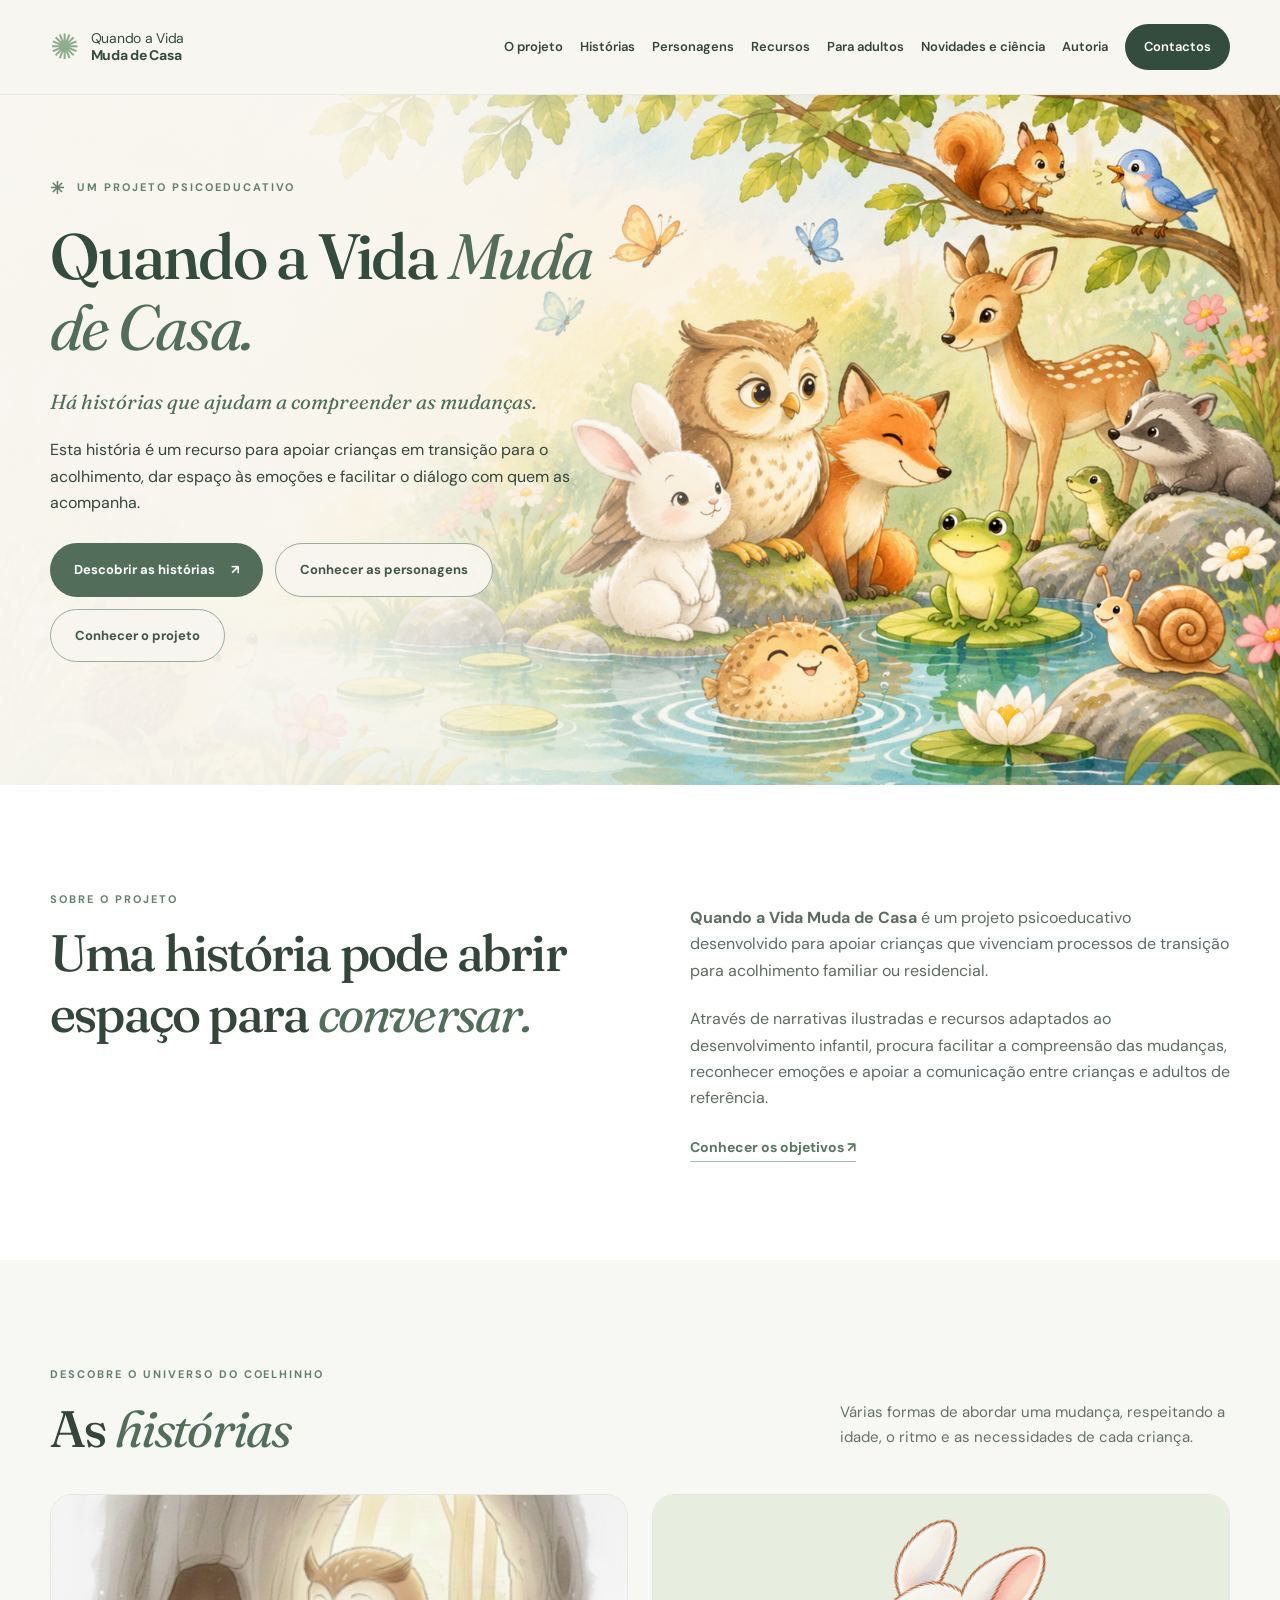
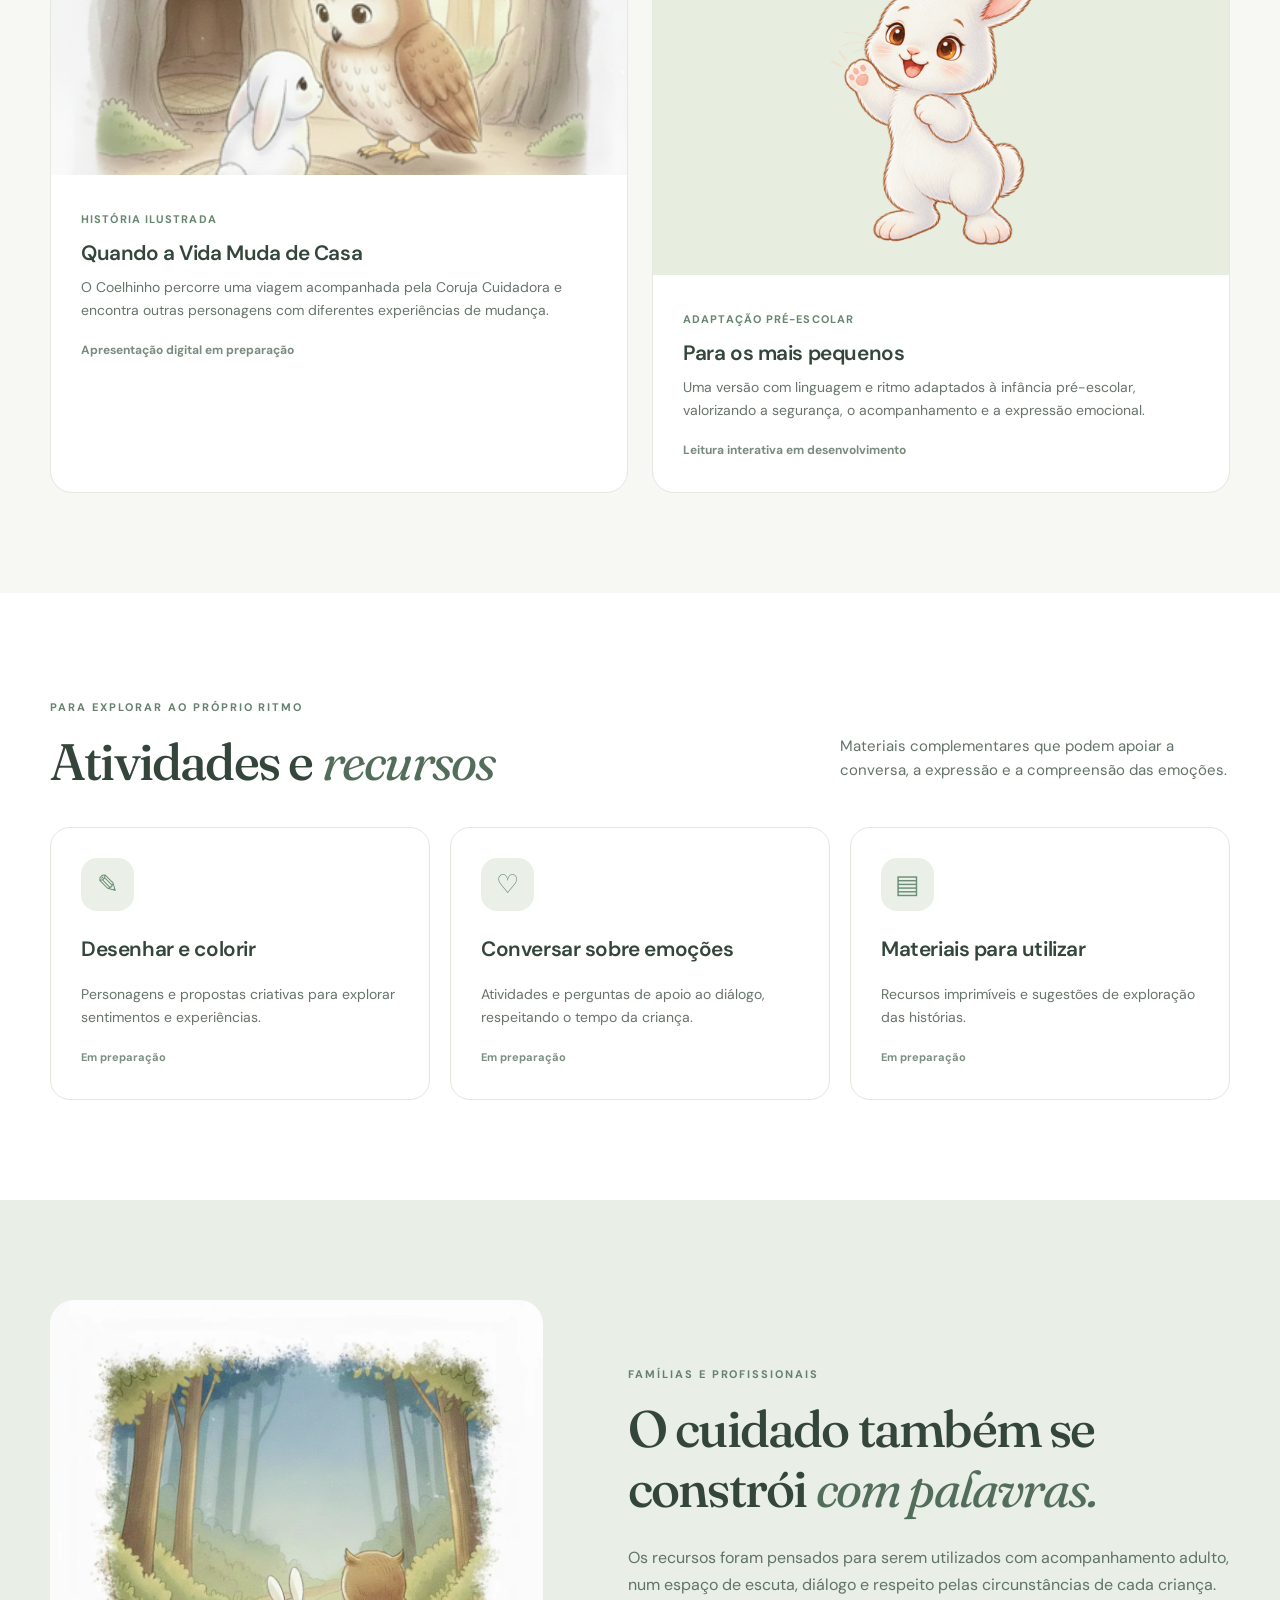
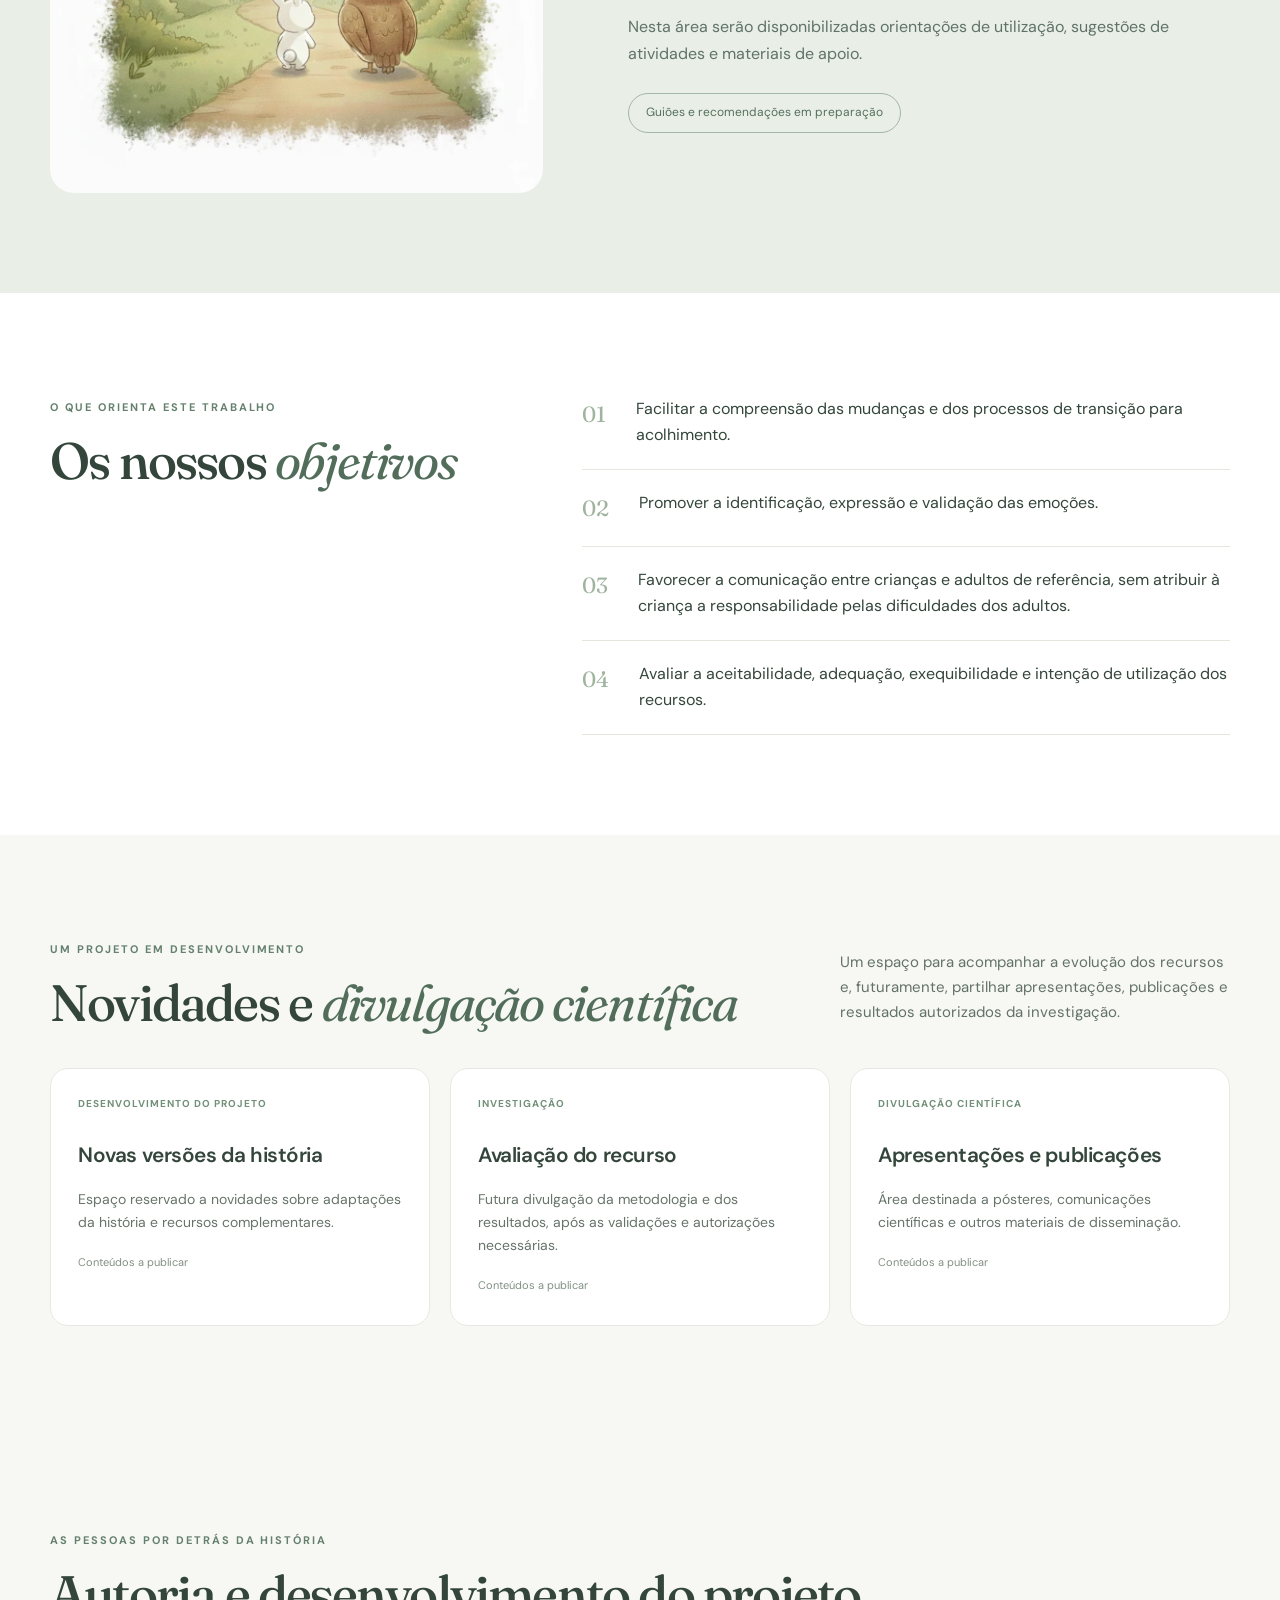
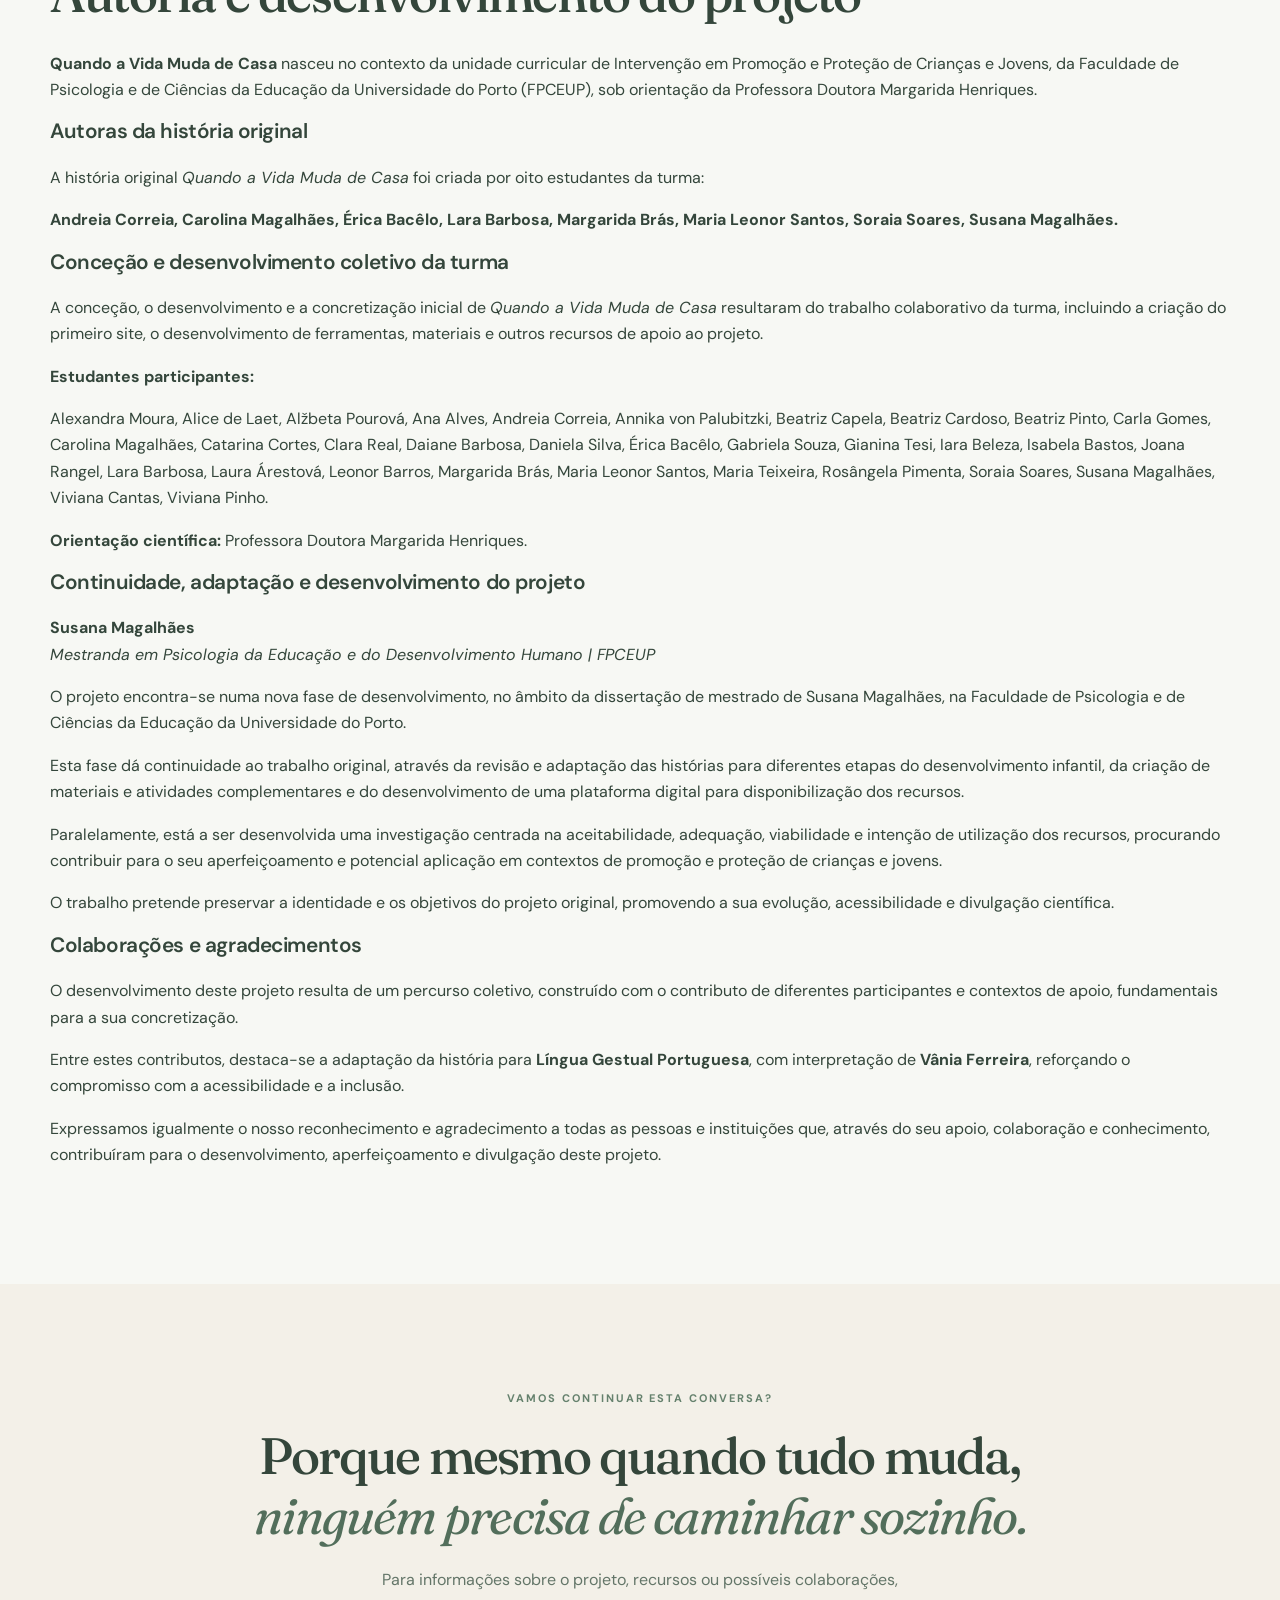
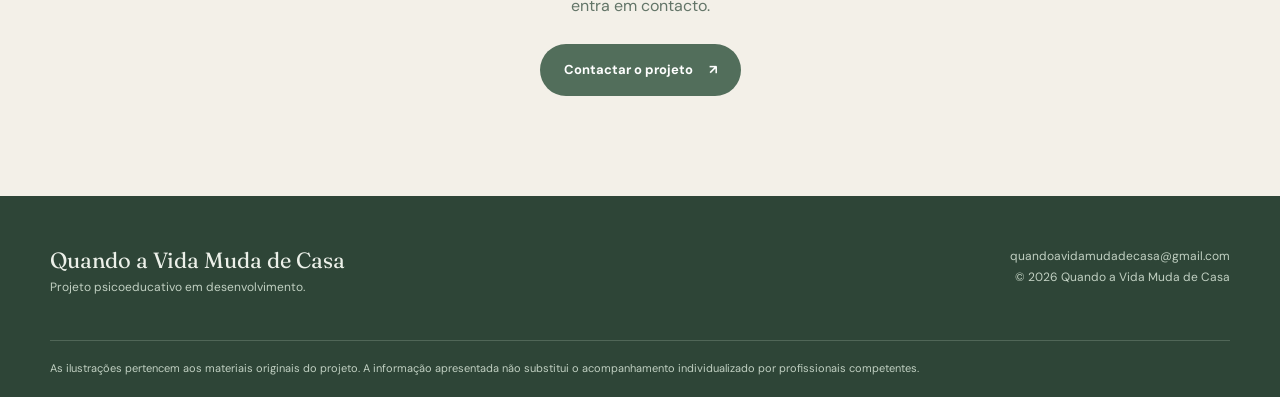
<file: index.html>
<!doctype html>
<html lang="pt-PT">
<head>
  <meta charset="utf-8">
  <meta name="viewport" content="width=device-width, initial-scale=1">
  <meta name="description" content="Quando a Vida Muda de Casa — histórias e recursos psicoeducativos para apoiar crianças em transição para acolhimento.">
  <meta name="theme-color" content="#f8f6f0">
  <title>Quando a Vida Muda de Casa | Projeto Psicoeducativo</title>
  <link rel="preconnect" href="https://fonts.googleapis.com">
  <link rel="preconnect" href="https://fonts.gstatic.com" crossorigin>
  <link href="https://fonts.googleapis.com/css2?family=DM+Sans:wght@400;500;600;700&family=Fraunces:opsz,wght@9..144,400;9..144,500;9..144,600&display=swap" rel="stylesheet">
  <link rel="stylesheet" href="style.css">
  <script defer src="script.js"></script>
</head>
<body>
<a class="skip" href="#conteudo">Saltar para o conteúdo</a>
<header class="site-header" id="topo">
  <div class="container header-inner">
    <a class="brand" href="#topo" aria-label="Quando a Vida Muda de Casa — início"><span class="brand-mark" aria-hidden="true">✺</span><span>Quando a Vida<br><strong>Muda de Casa</strong></span></a>
    <button class="menu-toggle" type="button" aria-expanded="false" aria-controls="main-nav"><span aria-hidden="true">☰</span> Menu</button>
    <nav class="main-nav" id="main-nav" aria-label="Navegação principal">
  <a href="#projeto">O projeto</a>
  <a href="#historias">Histórias</a>
  <a href="personagens.html">Personagens</a>
  <a href="#recursos">Recursos</a>
  <a href="#adultos">Para adultos</a>
  <a href="#novidades">Novidades e ciência</a>
 <a href="#autoria">Autoria</a> <a class="nav-contact" href="#contactos">Contactos</a>
</nav>
  </div>
</header>
<main id="conteudo">
  
 <section class="hero hero-lago" aria-labelledby="hero-title">
  <div class="container hero-grid">
    <div class="hero-copy">
      <span class="eyebrow"><span class="tiny-star" aria-hidden="true">✳</span> Um projeto psicoeducativo</span>
      <h1 id="hero-title">Quando a Vida <em>Muda de Casa.</em></h1>
      <p class="hero-lead">Há histórias que ajudam a compreender as mudanças.</p>
      <p class="hero-description">Esta história é um recurso para apoiar crianças em transição para o acolhimento, dar espaço às emoções e facilitar o diálogo com quem as acompanha.</p>
      <div class="actions">
        <a class="btn btn-primary" href="#historias">Descobrir as histórias <span aria-hidden="true">↗</span></a>
        <a class="btn btn-secondary" href="personagens.html">Conhecer as personagens</a>
        <a class="btn btn-secondary" href="#projeto">Conhecer o projeto</a>
      </div>
    </div>
  </div>
</section>  
    
  <section class="intro section" id="projeto" aria-labelledby="projeto-title">
    <div class="container intro-grid"><div><span class="eyebrow">Sobre o projeto</span><h2 id="projeto-title">Uma história pode abrir espaço para <em>conversar.</em></h2></div><div class="intro-text"><p><strong>Quando a Vida Muda de Casa</strong> é um projeto psicoeducativo desenvolvido para apoiar crianças que vivenciam processos de transição para acolhimento familiar ou residencial.</p><p>Através de narrativas ilustradas e recursos adaptados ao desenvolvimento infantil, procura facilitar a compreensão das mudanças, reconhecer emoções e apoiar a comunicação entre crianças e adultos de referência.</p><a href="#objetivos" class="text-link">Conhecer os objetivos <span aria-hidden="true">↗</span></a></div></div>
  </section>
  <section class="stories section section-muted" id="historias" aria-labelledby="historias-title"><div class="container"><div class="section-head"><div><span class="eyebrow">Descobre o universo do Coelhinho</span><h2 id="historias-title">As <em>histórias</em></h2></div><p>Várias formas de abordar uma mudança, respeitando a idade, o ritmo e as necessidades de cada criança.</p></div><div class="cards cards-two"><article class="story-card"><div class="story-visual"><img src="historia-original.png.png" alt="Capa ilustrada com as personagens do livro, incluindo Coelhinho, Coruja e outros animais" loading="lazy"></div><div class="story-info"><span class="tag">História ilustrada</span><h3>Quando a Vida Muda de Casa</h3><p>O Coelhinho percorre uma viagem acompanhada pela Coruja Cuidadora e encontra outras personagens com diferentes experiências de mudança.</p><span class="status">Apresentação digital em preparação</span></div></article><article class="story-card"><div class="story-visual"><img src="coelhinho-pre-escolar.png..PNG"
     alt="Coelhinho sorridente da versão pré-escolar"
     loading="lazy"></div><div class="story-info"><span class="tag">Adaptação pré-escolar</span><h3>Para os mais pequenos</h3><p>Uma versão com linguagem e ritmo adaptados à infância pré-escolar, valorizando a segurança, o acompanhamento e a expressão emocional.</p><span class="status">Leitura interativa em desenvolvimento</span></div></article></div></div></section>
  <section class="resources section" id="recursos" aria-labelledby="recursos-title"><div class="container"><div class="section-head"><div><span class="eyebrow">Para explorar ao próprio ritmo</span><h2 id="recursos-title">Atividades e <em>recursos</em></h2></div><p>Materiais complementares que podem apoiar a conversa, a expressão e a compreensão das emoções.</p></div><div class="resource-grid"><article class="resource-card"><span class="resource-icon" aria-hidden="true">✎</span><h3>Desenhar e colorir</h3><p>Personagens e propostas criativas para explorar sentimentos e experiências.</p><small>Em preparação</small></article><article class="resource-card"><span class="resource-icon" aria-hidden="true">♡</span><h3>Conversar sobre emoções</h3><p>Atividades e perguntas de apoio ao diálogo, respeitando o tempo da criança.</p><small>Em preparação</small></article><article class="resource-card"><span class="resource-icon" aria-hidden="true">▤</span><h3>Materiais para utilizar</h3><p>Recursos imprimíveis e sugestões de exploração das histórias.</p><small>Em preparação</small></article></div></div></section>
  <section class="adult-band section" id="adultos"><div class="container adult-grid"><div class="adult-img"><img src="caminho.webp" alt="O pequeno Coelhinho e a Coruja seguem juntos por um caminho na floresta" loading="lazy"></div><div class="adult-copy"><span class="eyebrow">Famílias e profissionais</span><h2>O cuidado também se constrói <em>com palavras.</em></h2><p>Os recursos foram pensados para serem utilizados com acompanhamento adulto, num espaço de escuta, diálogo e respeito pelas circunstâncias de cada criança.</p><p>Nesta área serão disponibilizadas orientações de utilização, sugestões de atividades e materiais de apoio.</p><span class="soft-pill">Guiões e recomendações em preparação</span></div></div></section>
  <section class="objectives section" id="objetivos"><div class="container objectives-grid"><div><span class="eyebrow">O que orienta este trabalho</span><h2>Os nossos <em>objetivos</em></h2></div><div class="objectives-list"><div><span>01</span><p>Facilitar a compreensão das mudanças e dos processos de transição para acolhimento.</p></div><div><span>02</span><p>Promover a identificação, expressão e validação das emoções.</p></div><div><span>03</span><p>Favorecer a comunicação entre crianças e adultos de referência, sem atribuir à criança a responsabilidade pelas dificuldades dos adultos.</p></div><div><span>04</span><p>Avaliar a aceitabilidade, adequação, exequibilidade e intenção de utilização dos recursos.</p></div></div></div></section>
  <section class="news section section-muted" id="novidades"><div class="container"><div class="section-head"><div><span class="eyebrow">Um projeto em desenvolvimento</span><h2>Novidades e <em>divulgação científica</em></h2></div><p>Um espaço para acompanhar a evolução dos recursos e, futuramente, partilhar apresentações, publicações e resultados autorizados da investigação.</p></div><div class="news-grid"><article class="news-card"><div class="news-type">Desenvolvimento do projeto</div><h3>Novas versões da história</h3><p>Espaço reservado a novidades sobre adaptações da história e recursos complementares.</p><span>Conteúdos a publicar</span></article><article class="news-card"><div class="news-type">Investigação</div><h3>Avaliação do recurso</h3><p>Futura divulgação da metodologia e dos resultados, após as validações e autorizações necessárias.</p><span>Conteúdos a publicar</span></article><article class="news-card"><div class="news-type">Divulgação científica</div><h3>Apresentações e publicações</h3><p>Área destinada a pósteres, comunicações científicas e outros materiais de disseminação.</p><span>Conteúdos a publicar</span></article></div></div></section>
 
<section class="section section-muted" id="autoria" aria-labelledby="autoria-title">
  <div class="container">
    <span class="eyebrow">As pessoas por detrás da história</span>
    <h2 id="autoria-title">Autoria e desenvolvimento do projeto</h2>
    <p><strong>Quando a Vida Muda de Casa</strong> nasceu no contexto da unidade curricular de Intervenção em Promoção e Proteção de Crianças e Jovens, da Faculdade de Psicologia e de Ciências da Educação da Universidade do Porto (FPCEUP), sob orientação da Professora Doutora Margarida Henriques.</p>

    <div class="autoria-blocos">
      <article class="autoria-bloco">
        <h3>Autoras da história original</h3>
        <p>A história original <em>Quando a Vida Muda de Casa</em> foi criada por oito estudantes da turma:</p>
        <p><strong>Andreia Correia, Carolina Magalhães, Érica Bacêlo, Lara Barbosa, Margarida Brás, Maria Leonor Santos, Soraia Soares, Susana Magalhães.</strong></p>
      </article>
      <article class="autoria-bloco">
        <h3>Conceção e desenvolvimento coletivo da turma</h3>
        <p>A conceção, o desenvolvimento e a concretização inicial de <em>Quando a Vida Muda de Casa</em> resultaram do trabalho colaborativo da turma, incluindo a criação do primeiro site, o desenvolvimento de ferramentas, materiais e outros recursos de apoio ao projeto.</p>
        <p><strong>Estudantes participantes:</strong></p>
        <p>Alexandra Moura, Alice de Laet, Alžbeta Pourová, Ana Alves, Andreia Correia, Annika von Palubitzki, Beatriz Capela, Beatriz Cardoso, Beatriz Pinto, Carla Gomes, Carolina Magalhães, Catarina Cortes, Clara Real, Daiane Barbosa, Daniela Silva, Érica Bacêlo, Gabriela Souza, Gianina Tesi, Iara Beleza, Isabela Bastos, Joana Rangel, Lara Barbosa, Laura Árestová, Leonor Barros, Margarida Brás, Maria Leonor Santos, Maria Teixeira, Rosângela Pimenta, Soraia Soares, Susana Magalhães, Viviana Cantas, Viviana Pinho.</p>
        <p><strong>Orientação científica:</strong> Professora Doutora Margarida Henriques.</p>
      </article>

      <article class="autoria-bloco">
        <h3>Continuidade, adaptação e desenvolvimento do projeto</h3>
        <p><strong>Susana Magalhães</strong><br><em>Mestranda em Psicologia da Educação e do Desenvolvimento Humano | FPCEUP</em></p>
        <p>O projeto encontra-se numa nova fase de desenvolvimento, no âmbito da dissertação de mestrado de Susana Magalhães, na Faculdade de Psicologia e de Ciências da Educação da Universidade do Porto.</p>
        <p>Esta fase dá continuidade ao trabalho original, através da revisão e adaptação das histórias para diferentes etapas do desenvolvimento infantil, da criação de materiais e atividades complementares e do desenvolvimento de uma plataforma digital para disponibilização dos recursos.</p>
        <p>Paralelamente, está a ser desenvolvida uma investigação centrada na aceitabilidade, adequação, viabilidade e intenção de utilização dos recursos, procurando contribuir para o seu aperfeiçoamento e potencial aplicação em contextos de promoção e proteção de crianças e jovens.</p>
        <p>O trabalho pretende preservar a identidade e os objetivos do projeto original, promovendo a sua evolução, acessibilidade e divulgação científica.</p>
      </article>

      <article class="autoria-bloco">
        <h3>Colaborações e agradecimentos</h3>
        <p>O desenvolvimento deste projeto resulta de um percurso coletivo, construído com o contributo de diferentes participantes e contextos de apoio, fundamentais para a sua concretização.</p>
        <p>Entre estes contributos, destaca-se a adaptação da história para <strong>Língua Gestual Portuguesa</strong>, com interpretação de <strong>Vânia Ferreira</strong>, reforçando o compromisso com a acessibilidade e a inclusão.</p>
        <p>Expressamos igualmente o nosso reconhecimento e agradecimento a todas as pessoas e instituições que, através do seu apoio, colaboração e conhecimento, contribuíram para o desenvolvimento, aperfeiçoamento e divulgação deste projeto.</p>
      </article>
    </div>
  </div>
</section><section class="closing section" id="contactos"><div class="container closing-inner"><span class="eyebrow">Vamos continuar esta conversa?</span><h2>Porque mesmo quando tudo muda, <em>ninguém precisa de caminhar sozinho.</em></h2><p>Para informações sobre o projeto, recursos ou possíveis colaborações, entra em contacto.</p><a href="mailto:quandoavidamudadecasa@gmail.com?subject=Contacto%20-%20Quando%20a%20Vida%20Muda%20de%20Casa" class="btn btn-primary">Contactar o projeto <span aria-hidden="true">↗</span></a></div></section>
</main>
<footer class="site-footer"><div class="container footer-inner"><div><span class="footer-name">Quando a Vida Muda de Casa</span><p>Projeto psicoeducativo em desenvolvimento.</p></div><div><a href="mailto:quandoavidamudadecasa@gmail.com">quandoavidamudadecasa@gmail.com</a><p>© <span id="year">2026</span> Quando a Vida Muda de Casa</p></div></div><p class="container credits">As ilustrações pertencem aos materiais originais do projeto. A informação apresentada não substitui o acompanhamento individualizado por profissionais competentes.</p></footer>
</body>
</html>
</file>
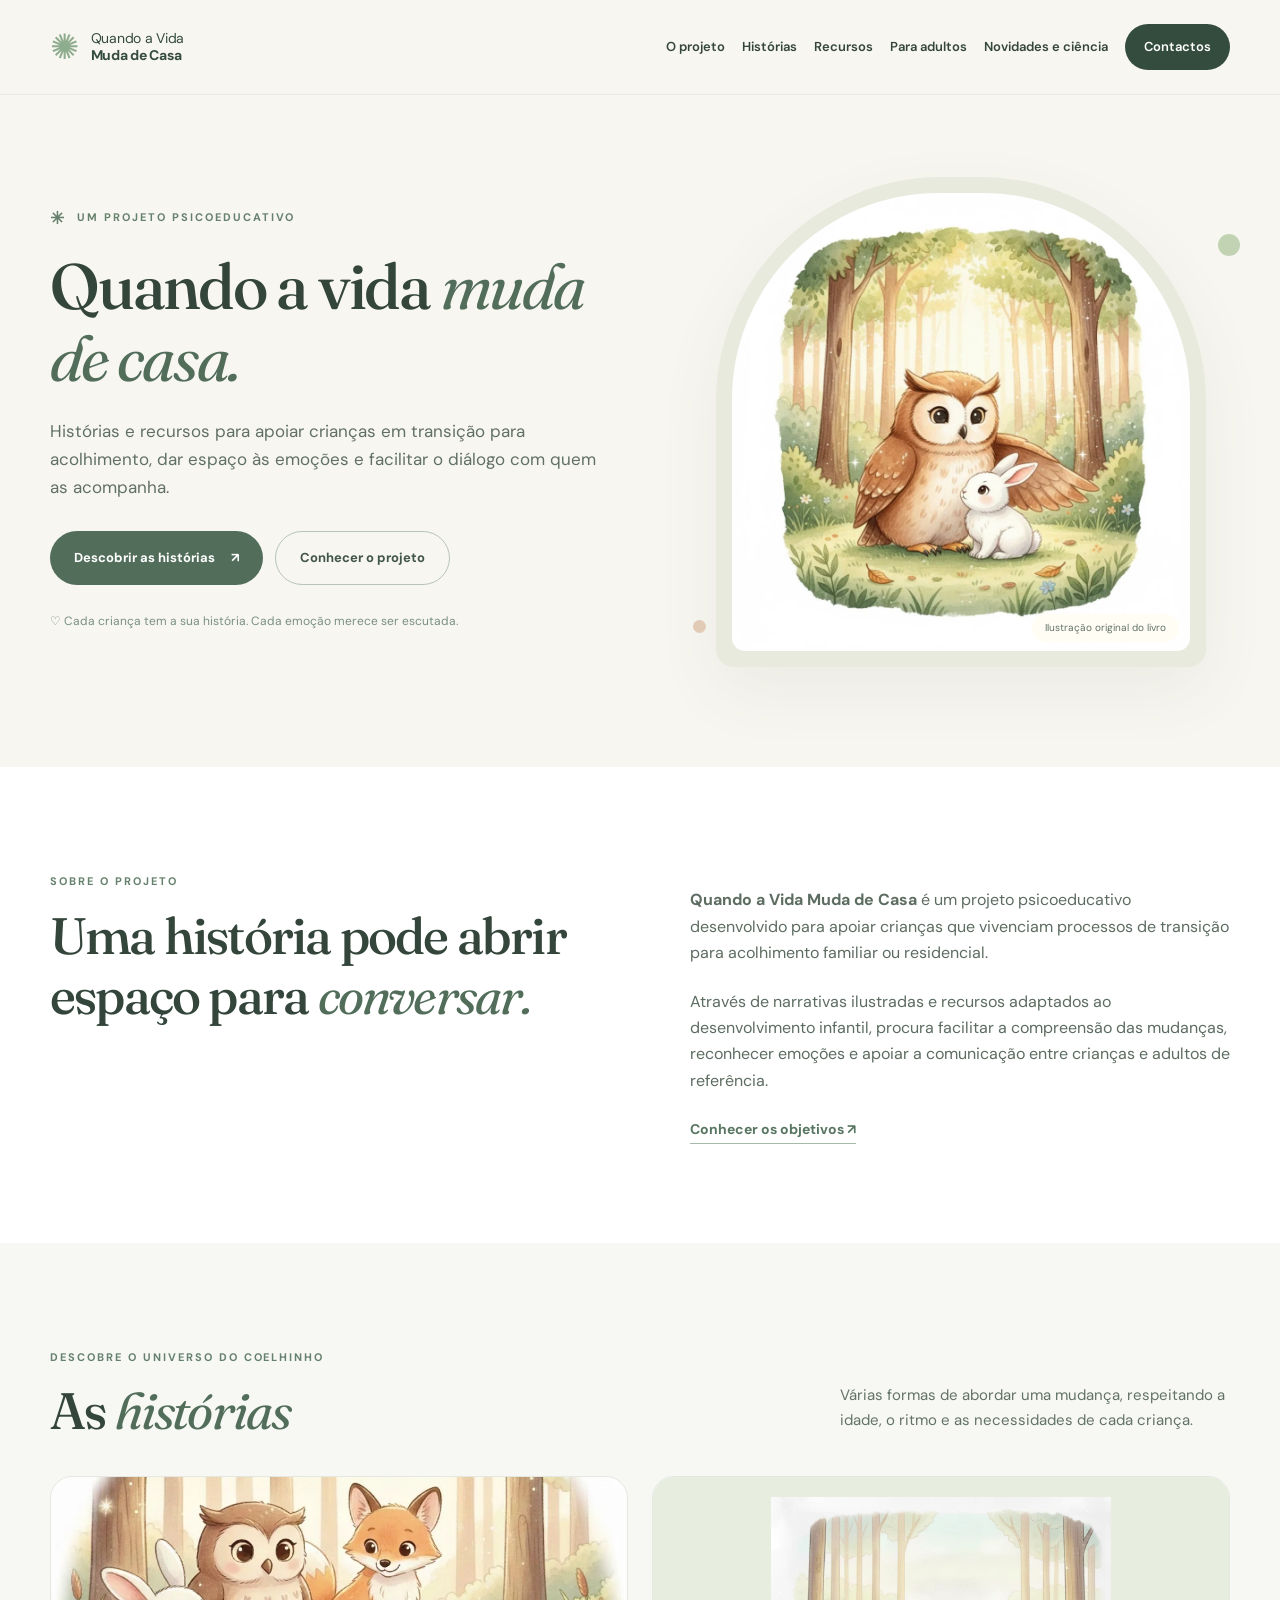
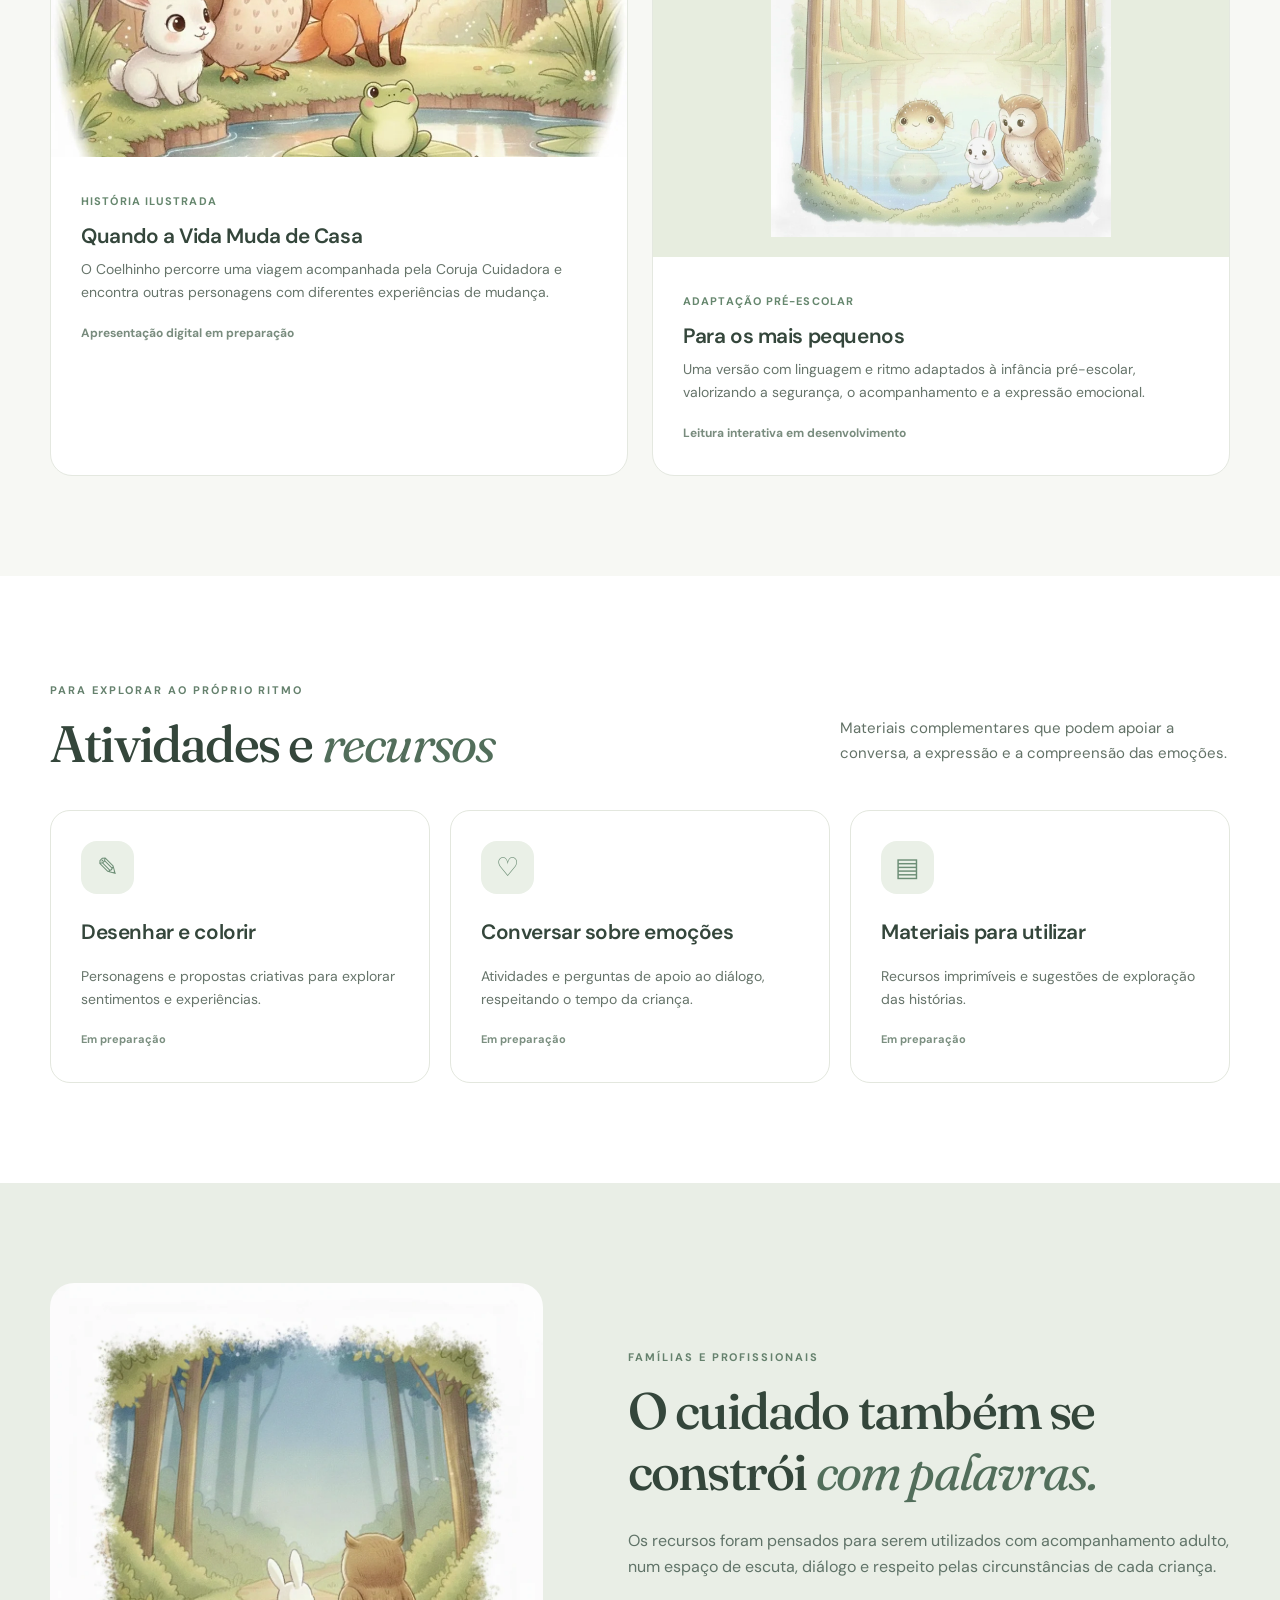
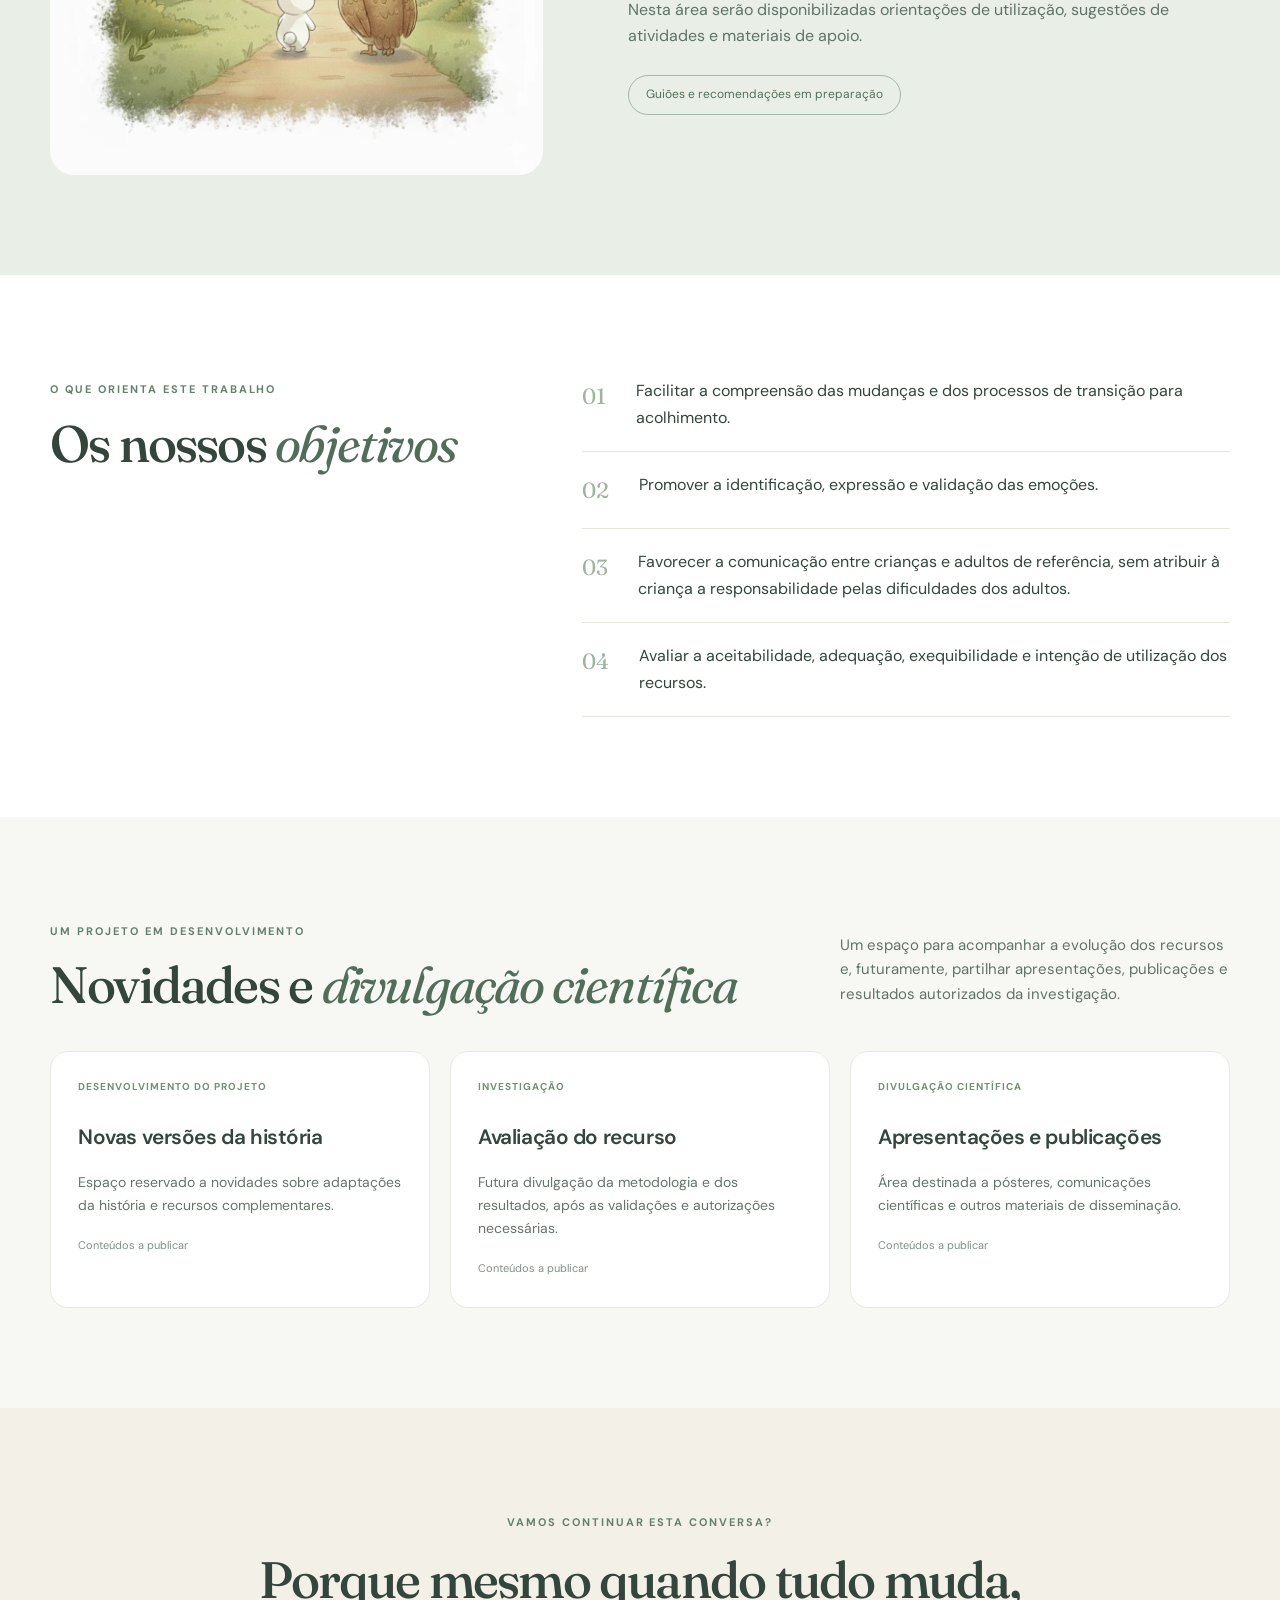
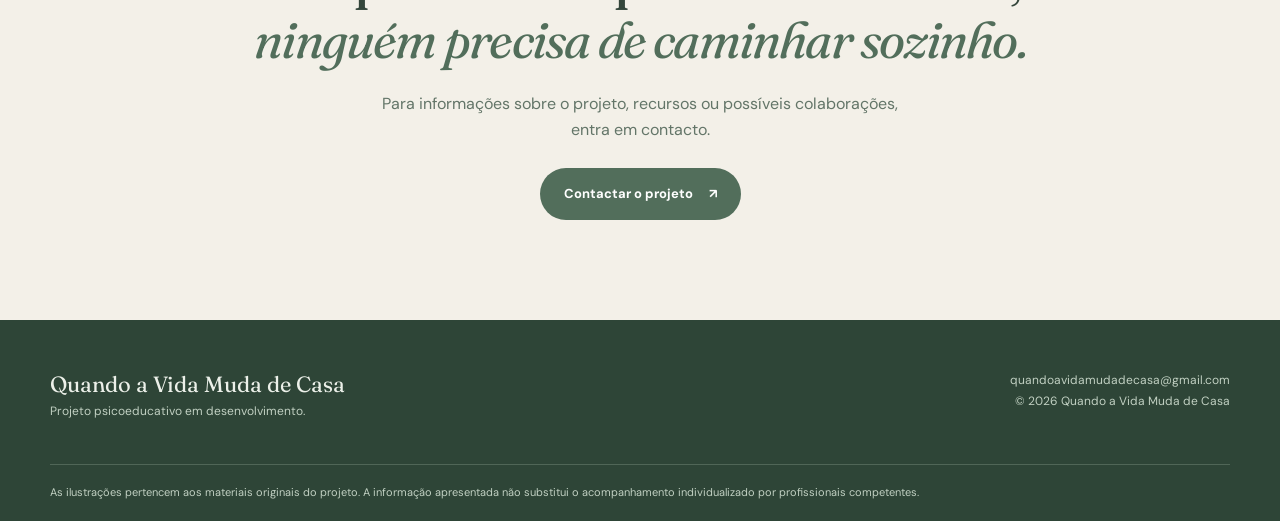
<file: index_corrigido.html>
<!doctype html>
<html lang="pt-PT">
<head>
  <meta charset="utf-8">
  <meta name="viewport" content="width=device-width, initial-scale=1">
  <meta name="description" content="Quando a Vida Muda de Casa — histórias e recursos psicoeducativos para apoiar crianças em transição para acolhimento.">
  <meta name="theme-color" content="#f8f6f0">
  <title>Quando a Vida Muda de Casa | Projeto Psicoeducativo</title>
  <link rel="preconnect" href="https://fonts.googleapis.com">
  <link rel="preconnect" href="https://fonts.gstatic.com" crossorigin>
  <link href="https://fonts.googleapis.com/css2?family=DM+Sans:wght@400;500;600;700&family=Fraunces:opsz,wght@9..144,400;9..144,500;9..144,600&display=swap" rel="stylesheet">
  <link rel="stylesheet" href="style.css">
  <script defer src="script.js"></script>
</head>
<body>
<a class="skip" href="#conteudo">Saltar para o conteúdo</a>
<header class="site-header" id="topo">
  <div class="container header-inner">
    <a class="brand" href="#topo" aria-label="Quando a Vida Muda de Casa — início"><span class="brand-mark" aria-hidden="true">✺</span><span>Quando a Vida<br><strong>Muda de Casa</strong></span></a>
    <button class="menu-toggle" type="button" aria-expanded="false" aria-controls="main-nav"><span aria-hidden="true">☰</span> Menu</button>
    <nav class="main-nav" id="main-nav" aria-label="Navegação principal">
      <a href="#projeto">O projeto</a><a href="#historias">Histórias</a><a href="#recursos">Recursos</a><a href="#adultos">Para adultos</a><a href="#novidades">Novidades e ciência</a><a class="nav-contact" href="#contactos">Contactos</a>
    </nav>
  </div>
</header>
<main id="conteudo">
  <section class="hero" aria-labelledby="hero-title">
    <div class="container hero-grid">
      <div class="hero-copy">
        <span class="eyebrow"><span class="tiny-star">✳</span> Um projeto psicoeducativo</span>
        <h1 id="hero-title">Quando a vida <em>muda de casa.</em></h1>
        <p>Histórias e recursos para apoiar crianças em transição para acolhimento, dar espaço às emoções e facilitar o diálogo com quem as acompanha.</p>
        <div class="actions"><a class="btn btn-primary" href="#historias">Descobrir as histórias <span aria-hidden="true">↗</span></a><a class="btn btn-secondary" href="#projeto">Conhecer o projeto</a></div>
        <p class="hero-note"><span aria-hidden="true">♡</span> Cada criança tem a sua história. Cada emoção merece ser escutada.</p>
      </div>
      <div class="hero-visual"><div class="hero-image-wrap"><img src="acolhimento.webp" alt="Ilustração original da Coruja Cuidadora a acolher o pequeno Coelhinho na floresta" fetchpriority="high"><span class="image-note">Ilustração original do livro</span></div><span class="shape-dot dot-a" aria-hidden="true"></span><span class="shape-dot dot-b" aria-hidden="true"></span></div>
    </div>
  </section>
  <section class="intro section" id="projeto" aria-labelledby="projeto-title">
    <div class="container intro-grid"><div><span class="eyebrow">Sobre o projeto</span><h2 id="projeto-title">Uma história pode abrir espaço para <em>conversar.</em></h2></div><div class="intro-text"><p><strong>Quando a Vida Muda de Casa</strong> é um projeto psicoeducativo desenvolvido para apoiar crianças que vivenciam processos de transição para acolhimento familiar ou residencial.</p><p>Através de narrativas ilustradas e recursos adaptados ao desenvolvimento infantil, procura facilitar a compreensão das mudanças, reconhecer emoções e apoiar a comunicação entre crianças e adultos de referência.</p><a href="#objetivos" class="text-link">Conhecer os objetivos <span aria-hidden="true">↗</span></a></div></div>
  </section>
  <section class="stories section section-muted" id="historias" aria-labelledby="historias-title"><div class="container"><div class="section-head"><div><span class="eyebrow">Descobre o universo do Coelhinho</span><h2 id="historias-title">As <em>histórias</em></h2></div><p>Várias formas de abordar uma mudança, respeitando a idade, o ritmo e as necessidades de cada criança.</p></div><div class="cards cards-two"><article class="story-card"><div class="story-visual"><img src="capa.webp" alt="Capa ilustrada com as personagens do livro, incluindo Coelhinho, Coruja e outros animais" loading="lazy"></div><div class="story-info"><span class="tag">História ilustrada</span><h3>Quando a Vida Muda de Casa</h3><p>O Coelhinho percorre uma viagem acompanhada pela Coruja Cuidadora e encontra outras personagens com diferentes experiências de mudança.</p><span class="status">Apresentação digital em preparação</span></div></article><article class="story-card"><div class="story-visual"><img src="lago-bilu.webp" alt="O Coelhinho e a Coruja encontram o peixe-balão Bilu junto ao lago" loading="lazy"></div><div class="story-info"><span class="tag">Adaptação pré-escolar</span><h3>Para os mais pequenos</h3><p>Uma versão com linguagem e ritmo adaptados à infância pré-escolar, valorizando a segurança, o acompanhamento e a expressão emocional.</p><span class="status">Leitura interativa em desenvolvimento</span></div></article></div></div></section>
  <section class="resources section" id="recursos" aria-labelledby="recursos-title"><div class="container"><div class="section-head"><div><span class="eyebrow">Para explorar ao próprio ritmo</span><h2 id="recursos-title">Atividades e <em>recursos</em></h2></div><p>Materiais complementares que podem apoiar a conversa, a expressão e a compreensão das emoções.</p></div><div class="resource-grid"><article class="resource-card"><span class="resource-icon" aria-hidden="true">✎</span><h3>Desenhar e colorir</h3><p>Personagens e propostas criativas para explorar sentimentos e experiências.</p><small>Em preparação</small></article><article class="resource-card"><span class="resource-icon" aria-hidden="true">♡</span><h3>Conversar sobre emoções</h3><p>Atividades e perguntas de apoio ao diálogo, respeitando o tempo da criança.</p><small>Em preparação</small></article><article class="resource-card"><span class="resource-icon" aria-hidden="true">▤</span><h3>Materiais para utilizar</h3><p>Recursos imprimíveis e sugestões de exploração das histórias.</p><small>Em preparação</small></article></div></div></section>
  <section class="adult-band section" id="adultos"><div class="container adult-grid"><div class="adult-img"><img src="caminho.webp" alt="O pequeno Coelhinho e a Coruja seguem juntos por um caminho na floresta" loading="lazy"></div><div class="adult-copy"><span class="eyebrow">Famílias e profissionais</span><h2>O cuidado também se constrói <em>com palavras.</em></h2><p>Os recursos foram pensados para serem utilizados com acompanhamento adulto, num espaço de escuta, diálogo e respeito pelas circunstâncias de cada criança.</p><p>Nesta área serão disponibilizadas orientações de utilização, sugestões de atividades e materiais de apoio.</p><span class="soft-pill">Guiões e recomendações em preparação</span></div></div></section>
  <section class="objectives section" id="objetivos"><div class="container objectives-grid"><div><span class="eyebrow">O que orienta este trabalho</span><h2>Os nossos <em>objetivos</em></h2></div><div class="objectives-list"><div><span>01</span><p>Facilitar a compreensão das mudanças e dos processos de transição para acolhimento.</p></div><div><span>02</span><p>Promover a identificação, expressão e validação das emoções.</p></div><div><span>03</span><p>Favorecer a comunicação entre crianças e adultos de referência, sem atribuir à criança a responsabilidade pelas dificuldades dos adultos.</p></div><div><span>04</span><p>Avaliar a aceitabilidade, adequação, exequibilidade e intenção de utilização dos recursos.</p></div></div></div></section>
  <section class="news section section-muted" id="novidades"><div class="container"><div class="section-head"><div><span class="eyebrow">Um projeto em desenvolvimento</span><h2>Novidades e <em>divulgação científica</em></h2></div><p>Um espaço para acompanhar a evolução dos recursos e, futuramente, partilhar apresentações, publicações e resultados autorizados da investigação.</p></div><div class="news-grid"><article class="news-card"><div class="news-type">Desenvolvimento do projeto</div><h3>Novas versões da história</h3><p>Espaço reservado a novidades sobre adaptações da história e recursos complementares.</p><span>Conteúdos a publicar</span></article><article class="news-card"><div class="news-type">Investigação</div><h3>Avaliação do recurso</h3><p>Futura divulgação da metodologia e dos resultados, após as validações e autorizações necessárias.</p><span>Conteúdos a publicar</span></article><article class="news-card"><div class="news-type">Divulgação científica</div><h3>Apresentações e publicações</h3><p>Área destinada a pósteres, comunicações científicas e outros materiais de disseminação.</p><span>Conteúdos a publicar</span></article></div></div></section>
  <section class="closing section" id="contactos"><div class="container closing-inner"><span class="eyebrow">Vamos continuar esta conversa?</span><h2>Porque mesmo quando tudo muda, <em>ninguém precisa de caminhar sozinho.</em></h2><p>Para informações sobre o projeto, recursos ou possíveis colaborações, entra em contacto.</p><a href="mailto:quandoavidamudadecasa@gmail.com?subject=Contacto%20-%20Quando%20a%20Vida%20Muda%20de%20Casa" class="btn btn-primary">Contactar o projeto <span aria-hidden="true">↗</span></a></div></section>
</main>
<footer class="site-footer"><div class="container footer-inner"><div><span class="footer-name">Quando a Vida Muda de Casa</span><p>Projeto psicoeducativo em desenvolvimento.</p></div><div><a href="mailto:quandoavidamudadecasa@gmail.com">quandoavidamudadecasa@gmail.com</a><p>© <span id="year">2026</span> Quando a Vida Muda de Casa</p></div></div><p class="container credits">As ilustrações pertencem aos materiais originais do projeto. A informação apresentada não substitui o acompanhamento individualizado por profissionais competentes.</p></footer>
</body>
</html>
</file>
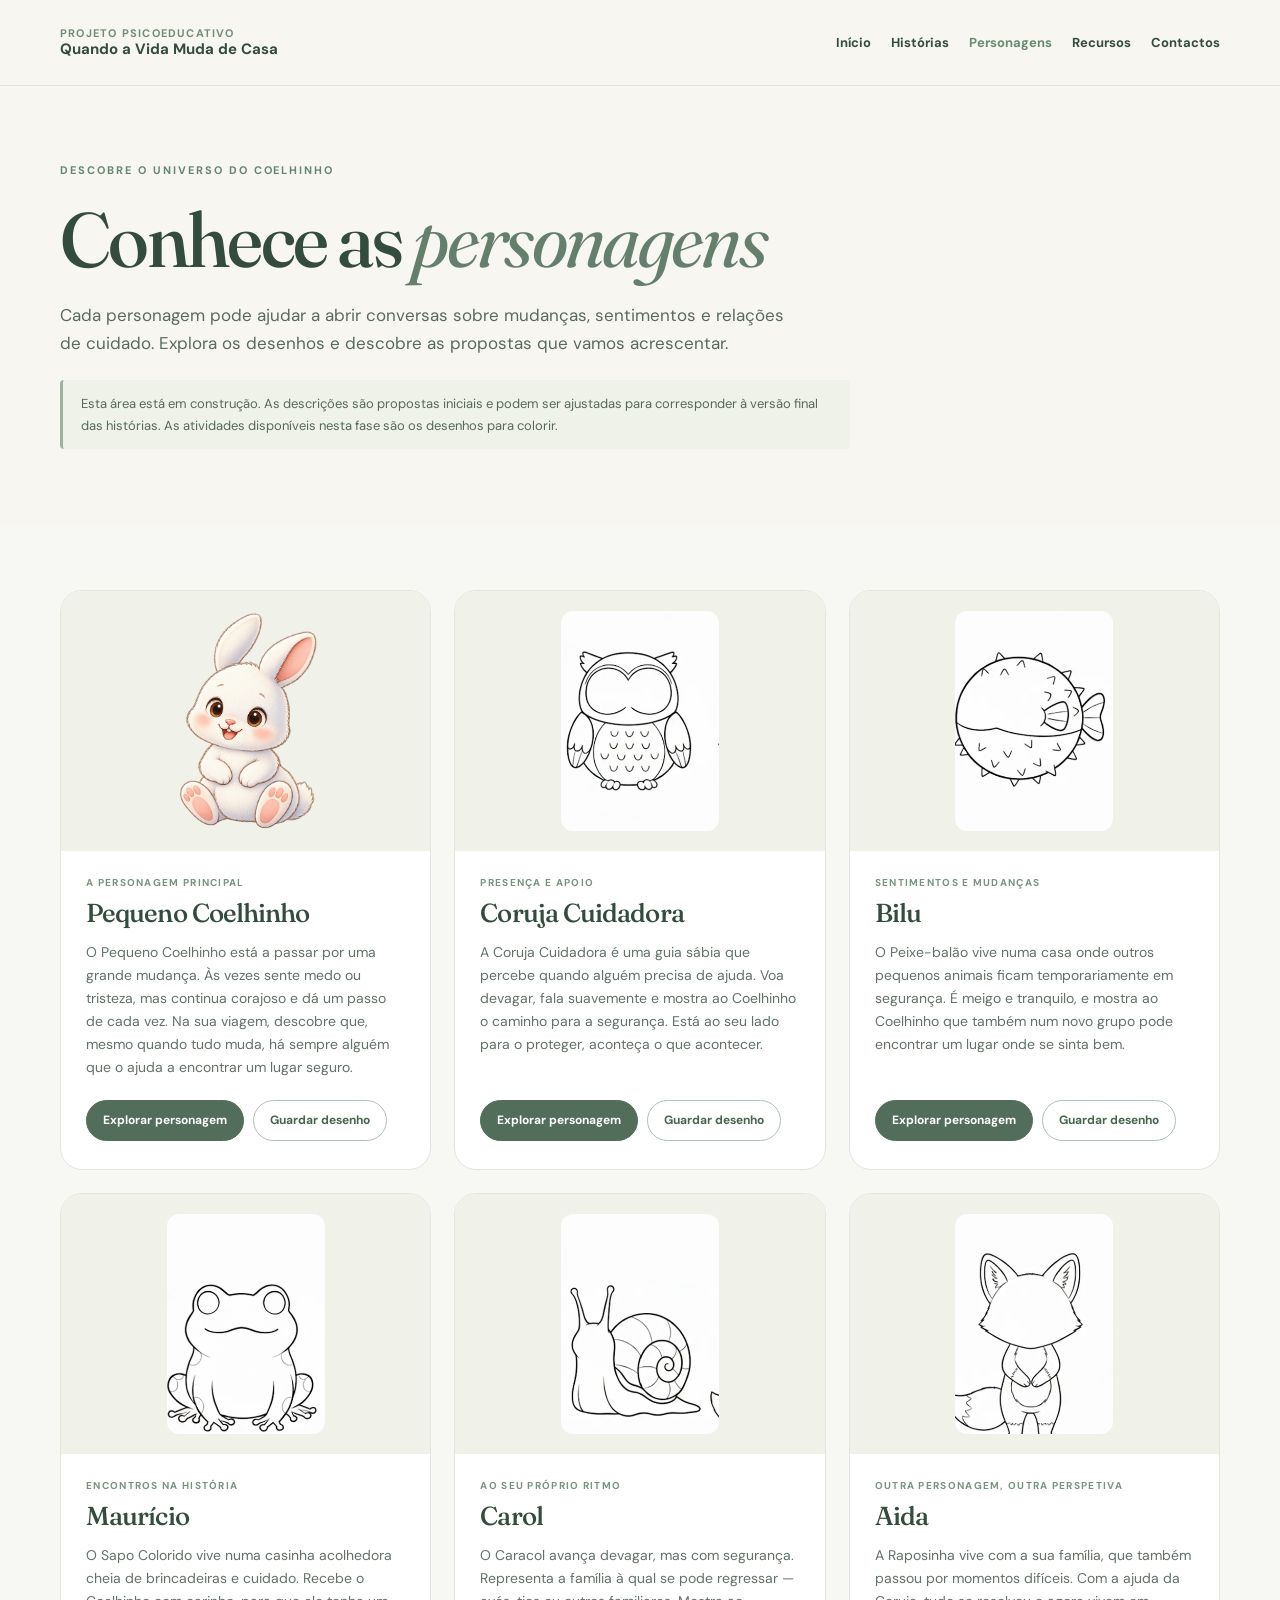
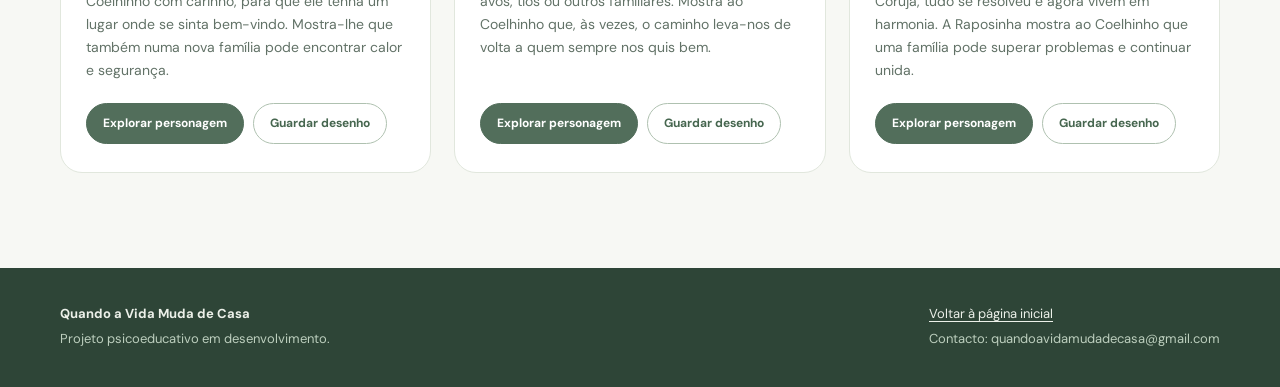
<file: personagens.html>
<!DOCTYPE html>
<html lang="pt-PT"><head><meta charset="utf-8"/><meta content="width=device-width, initial-scale=1" name="viewport"/><meta content="Conhece as personagens do projeto Quando a Vida Muda de Casa e explora desenhos e atividades." name="description"/><title>Conhece as personagens | Quando a Vida Muda de Casa</title><link href="https://fonts.googleapis.com" rel="preconnect"/><link crossorigin="" href="https://fonts.gstatic.com" rel="preconnect"/><link href="https://fonts.googleapis.com/css2?family=DM+Sans:wght@400;500;600;700&amp;family=Fraunces:opsz,wght@9..144,400;9..144,500;9..144,600&amp;display=swap" rel="stylesheet"/><style>
:root{--cream:#f8f6f0;--green:#344c3d;--sage:#526e5b;--muted:#637267;--line:#e1e7dd}*{box-sizing:border-box}html{scroll-behavior:smooth}body{margin:0;color:var(--green);background:#f7f8f4;font-family:'DM Sans',Arial,sans-serif;line-height:1.65}a{color:inherit;text-decoration:none}button{font:inherit}button:focus-visible,a:focus-visible{outline:3px solid #97bf9e;outline-offset:3px}.container{width:min(1160px,calc(100% - 42px));margin:auto}.top{background:var(--cream);border-bottom:1px solid var(--line)}.top-inner{min-height:85px;display:flex;justify-content:space-between;align-items:center;gap:20px}.brand{font-size:15px;font-weight:700;line-height:1.3}.brand small{display:block;font-size:11px;letter-spacing:.11em;text-transform:uppercase;color:#738d75}.nav{display:flex;flex-wrap:wrap;gap:20px;font-size:13px;font-weight:700}.nav a:hover{color:#77967d}.nav .active{color:#668b70}.hero{background:var(--cream);padding:70px 0 76px}.eyebrow{font-size:11px;text-transform:uppercase;letter-spacing:.18em;color:#66876e;font-weight:700}h1,h2{font-family:'Fraunces',Georgia,serif;font-weight:500;line-height:1.12;letter-spacing:-.035em}h1{font-size:clamp(2.8rem,6vw,5.5rem);margin:15px 0 18px}h1 em{font-weight:400;color:#647f6b}.lead{max-width:740px;color:#596b5e;font-size:17px}.note{background:#eef2e9;border-left:3px solid #9fb29f;padding:13px 18px;font-size:13px;color:#57695b;border-radius:4px;margin:23px 0 0;max-width:790px}.main{padding:65px 0 95px}.grid{display:grid;grid-template-columns:repeat(3,minmax(0,1fr));gap:23px}.person{background:#fff;border:1px solid var(--line);border-radius:22px;overflow:hidden;display:flex;flex-direction:column}.portrait{padding:20px;background:#f0f1e8;height:270px;display:grid;place-items:center}.portrait img{max-height:100%;max-width:100%;width:auto;height:auto;object-fit:contain;border-radius:12px;mix-blend-mode:multiply}.info{padding:24px 25px 28px;flex:1;display:flex;flex-direction:column}.person h2{font-size:26px;margin:7px 0 13px}.tag{font-size:10px;letter-spacing:.13em;text-transform:uppercase;color:#79947d;font-weight:700}.info p{font-size:14px;color:#627267;margin:0 0 20px;flex:1}.actions{display:flex;gap:9px;flex-wrap:wrap}.btn{border:1px solid #afc1b0;border-radius:99px;padding:10px 16px;background:#fff;color:#46664f;cursor:pointer;font-size:12px;font-weight:700}.btn.main-btn{background:#526e5b;color:white;border-color:#526e5b}.btn:hover{filter:brightness(.95)}.panel{padding:15px 20px;background:#f7f8f4;border-top:1px solid var(--line);font-size:13px;color:#5a6b5e}.panel[hidden]{display:none}.panel h3{margin:0 0 7px;color:#344c3d}.panel ul{margin:7px 0;padding-left:19px}.footer{background:#2e4537;color:#ecf0e9;padding:35px 0;font-size:13px}.footer p{color:#bdcfbe;margin:3px 0}.footer-inner{display:flex;justify-content:space-between;gap:20px}.footlink{text-decoration:underline;text-underline-offset:3px}@media(max-width:900px){.grid{grid-template-columns:repeat(2,minmax(0,1fr))}}@media(max-width:600px){.top-inner{padding:15px 0;align-items:flex-start;flex-direction:column}.nav{gap:12px}.hero{padding:46px 0}.main{padding:40px 0}.grid{grid-template-columns:1fr}.portrait{height:290px}.footer-inner{display:block}}

/* Imagens dentro dos cartoes, sem sobreposicao */
.person .portrait{height:260px !important;min-height:260px !important;overflow:hidden !important;display:flex !important;align-items:center !important;justify-content:center !important;padding:20px !important}
.person .portrait img{display:block !important;width:auto !important;max-width:100% !important;height:100% !important;max-height:220px !important;object-fit:contain !important;position:static !important;mix-blend-mode:normal !important}
</style></head><body><header class="top"><div class="container top-inner"><a class="brand" href="index.html"><small>Projeto psicoeducativo</small>Quando a Vida Muda de Casa</a><nav aria-label="Navegação" class="nav"><a href="index.html">Início</a><a href="index.html#historias">Histórias</a><a aria-current="page" class="active" href="personagens.html">Personagens</a><a href="index.html#recursos">Recursos</a><a href="index.html#contactos">Contactos</a></nav></div></header><section class="hero"><div class="container"><span class="eyebrow">Descobre o universo do Coelhinho</span><h1>Conhece as <em>personagens</em></h1><p class="lead">Cada personagem pode ajudar a abrir conversas sobre mudanças, sentimentos e relações de cuidado. Explora os desenhos e descobre as propostas que vamos acrescentar.</p><p class="note">Esta área está em construção. As descrições são propostas iniciais e podem ser ajustadas para corresponder à versão final das histórias. As atividades disponíveis nesta fase são os desenhos para colorir.</p></div></section><main class="main"><div class="container"><div class="grid"><article class="person" id="coelhinho"><div class="portrait"><img alt="Ilustração colorida do Pequeno Coelhinho sorridente" loading="lazy" src="coelhinho-colorido.png"/></div><div class="info"><span class="tag">A personagem principal</span><h2>Pequeno Coelhinho</h2><p>O Pequeno Coelhinho está a passar por uma grande mudança. Às vezes sente medo ou tristeza, mas continua corajoso e dá um passo de cada vez. Na sua viagem, descobre que, mesmo quando tudo muda, há sempre alguém que o ajuda a encontrar um lugar seguro.</p><div class="actions"><button aria-controls="panel-coelhinho" aria-expanded="false" class="btn main-btn" onclick="togglePanel(this)" type="button">Explorar personagem</button><a class="btn" download="desenho-coelhinho.webp" href="[data-uri]">Guardar desenho</a></div></div><div class="panel" hidden="" id="panel-coelhinho"><h3>Ideias para explorar</h3><ul><li>Colorir a personagem e escolher as cores que lhe fazem sentido.</li><li>Conversar: «Como achas que esta personagem se está a sentir?»</li><li>Inventar uma pequena continuação da sua história.</li></ul><p><strong>Em preparação:</strong> atividades interativas e recursos imprimíveis adicionais.</p></div></article>
<article class="person" id="coruja"><div class="portrait"><img alt="Desenho de contorno da personagem Coruja Cuidadora" loading="lazy" src="[data-uri]"/></div><div class="info"><span class="tag">Presença e apoio</span><h2>Coruja Cuidadora</h2><p>A Coruja Cuidadora é uma guia sábia que percebe quando alguém precisa de ajuda. Voa devagar, fala suavemente e mostra ao Coelhinho o caminho para a segurança. Está ao seu lado para o proteger, aconteça o que acontecer.</p><div class="actions"><button aria-controls="panel-coruja" aria-expanded="false" class="btn main-btn" onclick="togglePanel(this)" type="button">Explorar personagem</button><a class="btn" download="desenho-coruja.webp" href="[data-uri]">Guardar desenho</a></div></div><div class="panel" hidden="" id="panel-coruja"><h3>Ideias para explorar</h3><ul><li>Colorir a personagem e escolher as cores que lhe fazem sentido.</li><li>Conversar: «Como achas que esta personagem se está a sentir?»</li><li>Inventar uma pequena continuação da sua história.</li></ul><p><strong>Em preparação:</strong> atividades interativas e recursos imprimíveis adicionais.</p></div></article>
<article class="person" id="bilu"><div class="portrait"><img alt="Desenho de contorno da personagem Bilu, o peixe-balão" loading="lazy" src="[data-uri]"/></div><div class="info"><span class="tag">Sentimentos e mudanças</span><h2>Bilu</h2><p>O Peixe-balão vive numa casa onde outros pequenos animais ficam temporariamente em segurança. É meigo e tranquilo, e mostra ao Coelhinho que também num novo grupo pode encontrar um lugar onde se sinta bem.</p><div class="actions"><button aria-controls="panel-bilu" aria-expanded="false" class="btn main-btn" onclick="togglePanel(this)" type="button">Explorar personagem</button><a class="btn" download="desenho-bilu.webp" href="[data-uri]">Guardar desenho</a></div></div><div class="panel" hidden="" id="panel-bilu"><h3>Ideias para explorar</h3><ul><li>Colorir a personagem e escolher as cores que lhe fazem sentido.</li><li>Conversar: «Como achas que esta personagem se está a sentir?»</li><li>Inventar uma pequena continuação da sua história.</li></ul><p><strong>Em preparação:</strong> atividades interativas e recursos imprimíveis adicionais.</p></div></article>
<article class="person" id="ra"><div class="portrait"><img alt="Desenho de contorno da personagem Rã" loading="lazy" src="[data-uri]"/></div><div class="info"><span class="tag">Encontros na história</span><h2>Maurício</h2><p>O Sapo Colorido vive numa casinha acolhedora cheia de brincadeiras e cuidado. Recebe o Coelhinho com carinho, para que ele tenha um lugar onde se sinta bem-vindo. Mostra-lhe que também numa nova família pode encontrar calor e segurança.</p><div class="actions"><button aria-controls="panel-ra" aria-expanded="false" class="btn main-btn" onclick="togglePanel(this)" type="button">Explorar personagem</button><a class="btn" download="desenho-ra.webp" href="[data-uri]">Guardar desenho</a></div></div><div class="panel" hidden="" id="panel-ra"><h3>Ideias para explorar</h3><ul><li>Colorir a personagem e escolher as cores que lhe fazem sentido.</li><li>Conversar: «Como achas que esta personagem se está a sentir?»</li><li>Inventar uma pequena continuação da sua história.</li></ul><p><strong>Em preparação:</strong> atividades interativas e recursos imprimíveis adicionais.</p></div></article>
<article class="person" id="caracol"><div class="portrait"><img alt="Desenho de contorno da personagem Caracol" loading="lazy" src="[data-uri]"/></div><div class="info"><span class="tag">Ao seu próprio ritmo</span><h2>Carol</h2><p>O Caracol avança devagar, mas com segurança. Representa a família à qual se pode regressar — avós, tios ou outros familiares. Mostra ao Coelhinho que, às vezes, o caminho leva-nos de volta a quem sempre nos quis bem.</p><div class="actions"><button aria-controls="panel-caracol" aria-expanded="false" class="btn main-btn" onclick="togglePanel(this)" type="button">Explorar personagem</button><a class="btn" download="desenho-caracol.webp" href="[data-uri]">Guardar desenho</a></div></div><div class="panel" hidden="" id="panel-caracol"><h3>Ideias para explorar</h3><ul><li>Colorir a personagem e escolher as cores que lhe fazem sentido.</li><li>Conversar: «Como achas que esta personagem se está a sentir?»</li><li>Inventar uma pequena continuação da sua história.</li></ul><p><strong>Em preparação:</strong> atividades interativas e recursos imprimíveis adicionais.</p></div></article>
<article class="person" id="raposa"><div class="portrait"><img alt="Desenho de contorno da personagem Raposa" loading="lazy" src="[data-uri]"/></div><div class="info"><span class="tag">Outra personagem, outra perspetiva</span><h2>Aida</h2><p>A Raposinha vive com a sua família, que também passou por momentos difíceis. Com a ajuda da Coruja, tudo se resolveu e agora vivem em harmonia. A Raposinha mostra ao Coelhinho que uma família pode superar problemas e continuar unida.</p><div class="actions"><button aria-controls="panel-raposa" aria-expanded="false" class="btn main-btn" onclick="togglePanel(this)" type="button">Explorar personagem</button><a class="btn" download="desenho-raposa.webp" href="[data-uri]">Guardar desenho</a></div></div><div class="panel" hidden="" id="panel-raposa"><h3>Ideias para explorar</h3><ul><li>Colorir a personagem e escolher as cores que lhe fazem sentido.</li><li>Conversar: «Como achas que esta personagem se está a sentir?»</li><li>Inventar uma pequena continuação da sua história.</li></ul><p><strong>Em preparação:</strong> atividades interativas e recursos imprimíveis adicionais.</p></div></article></div></div></main><footer class="footer"><div class="container footer-inner"><div><strong>Quando a Vida Muda de Casa</strong><p>Projeto psicoeducativo em desenvolvimento.</p></div><div><a class="footlink" href="index.html">Voltar à página inicial</a><p>Contacto: quandoavidamudadecasa@gmail.com</p></div></div></footer><script>function togglePanel(btn){const id=btn.getAttribute('aria-controls');const panel=document.getElementById(id);const opening=panel.hidden;panel.hidden=!opening;btn.setAttribute('aria-expanded',String(opening));btn.textContent=opening?'Fechar atividades':'Explorar personagem';}</script></body></html>
</file>
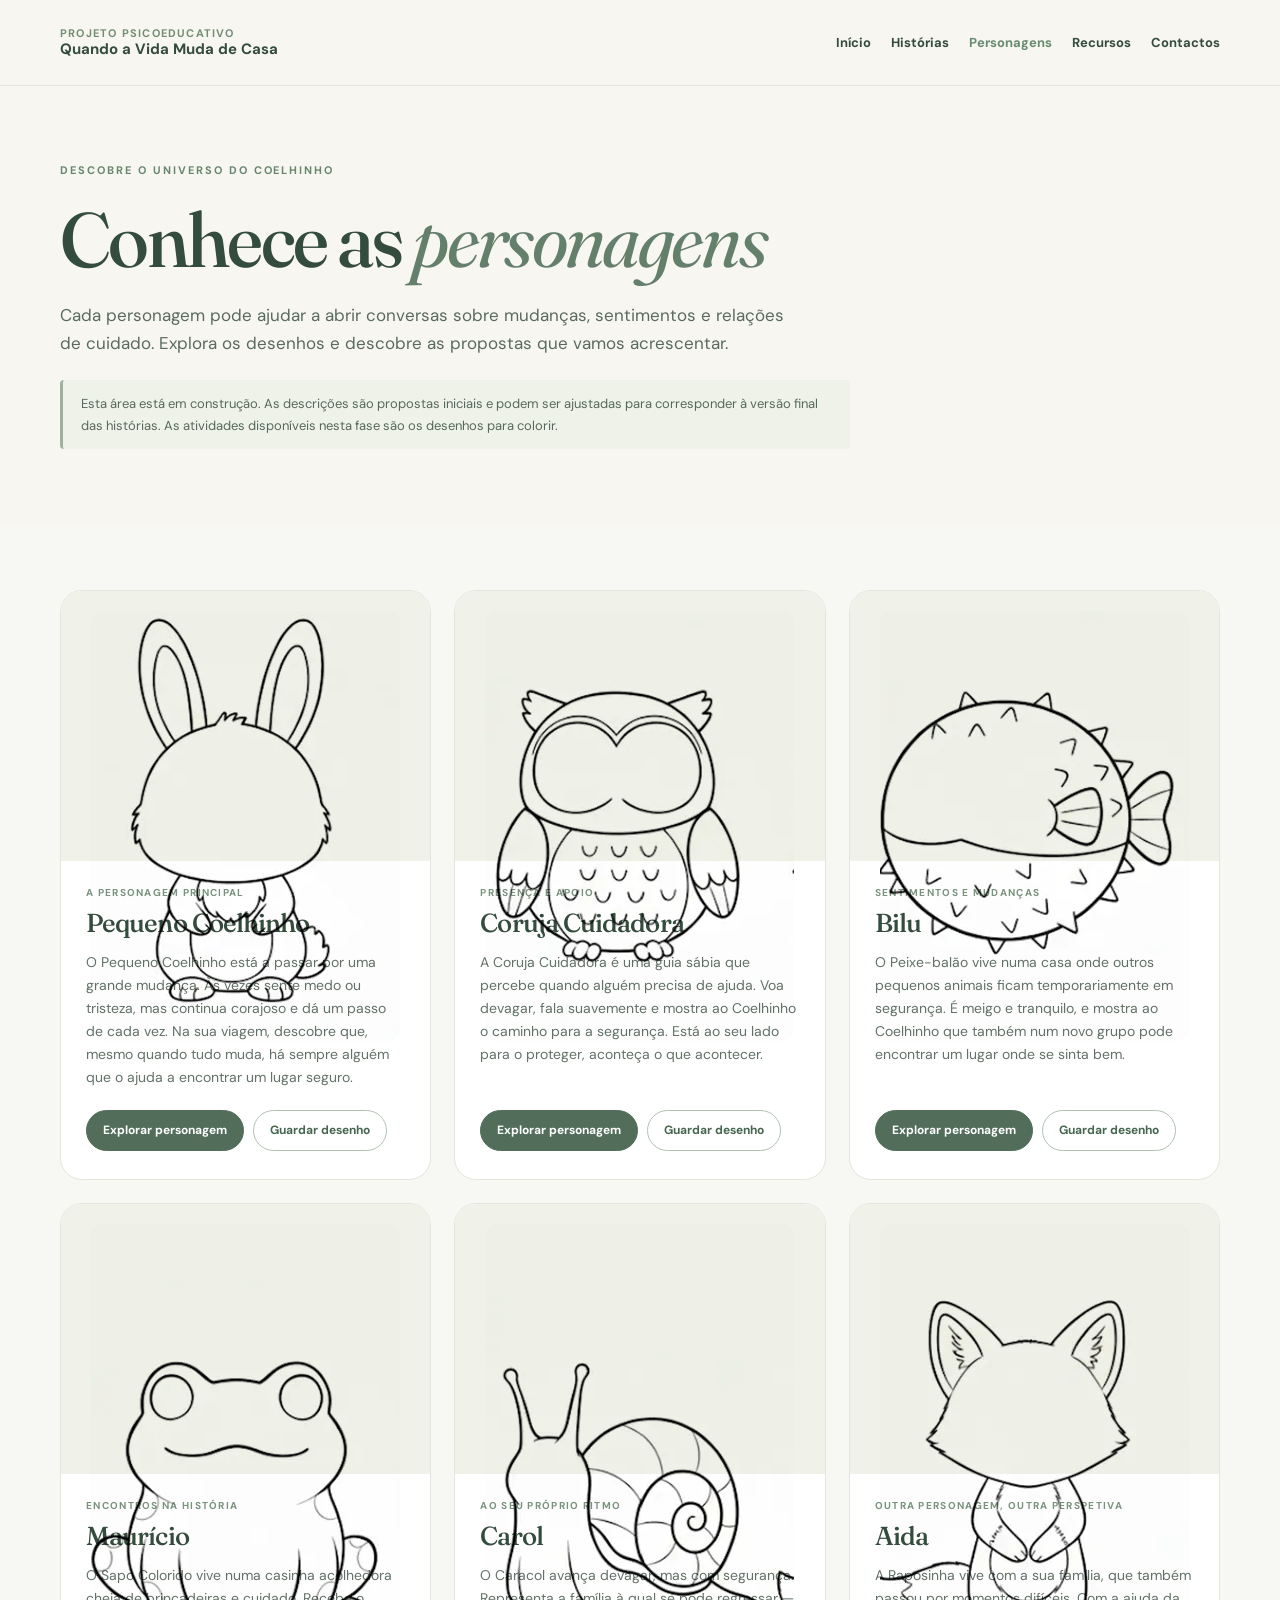
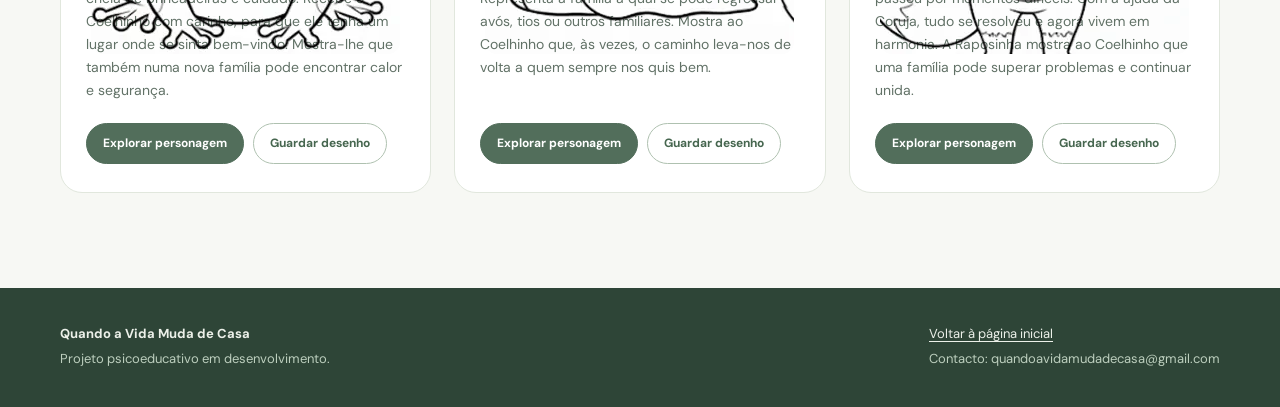
<file: personagens.html..html>
<!DOCTYPE html>
<html lang="pt-PT"><head><meta charset="utf-8"/><meta content="width=device-width, initial-scale=1" name="viewport"/><meta content="Conhece as personagens do projeto Quando a Vida Muda de Casa e explora desenhos e atividades." name="description"/><title>Conhece as personagens | Quando a Vida Muda de Casa</title><link href="https://fonts.googleapis.com" rel="preconnect"/><link crossorigin="" href="https://fonts.gstatic.com" rel="preconnect"/><link href="https://fonts.googleapis.com/css2?family=DM+Sans:wght@400;500;600;700&amp;family=Fraunces:opsz,wght@9..144,400;9..144,500;9..144,600&amp;display=swap" rel="stylesheet"/><style>
:root{--cream:#f8f6f0;--green:#344c3d;--sage:#526e5b;--muted:#637267;--line:#e1e7dd}*{box-sizing:border-box}html{scroll-behavior:smooth}body{margin:0;color:var(--green);background:#f7f8f4;font-family:'DM Sans',Arial,sans-serif;line-height:1.65}a{color:inherit;text-decoration:none}button{font:inherit}button:focus-visible,a:focus-visible{outline:3px solid #97bf9e;outline-offset:3px}.container{width:min(1160px,calc(100% - 42px));margin:auto}.top{background:var(--cream);border-bottom:1px solid var(--line)}.top-inner{min-height:85px;display:flex;justify-content:space-between;align-items:center;gap:20px}.brand{font-size:15px;font-weight:700;line-height:1.3}.brand small{display:block;font-size:11px;letter-spacing:.11em;text-transform:uppercase;color:#738d75}.nav{display:flex;flex-wrap:wrap;gap:20px;font-size:13px;font-weight:700}.nav a:hover{color:#77967d}.nav .active{color:#668b70}.hero{background:var(--cream);padding:70px 0 76px}.eyebrow{font-size:11px;text-transform:uppercase;letter-spacing:.18em;color:#66876e;font-weight:700}h1,h2{font-family:'Fraunces',Georgia,serif;font-weight:500;line-height:1.12;letter-spacing:-.035em}h1{font-size:clamp(2.8rem,6vw,5.5rem);margin:15px 0 18px}h1 em{font-weight:400;color:#647f6b}.lead{max-width:740px;color:#596b5e;font-size:17px}.note{background:#eef2e9;border-left:3px solid #9fb29f;padding:13px 18px;font-size:13px;color:#57695b;border-radius:4px;margin:23px 0 0;max-width:790px}.main{padding:65px 0 95px}.grid{display:grid;grid-template-columns:repeat(3,minmax(0,1fr));gap:23px}.person{background:#fff;border:1px solid var(--line);border-radius:22px;overflow:hidden;display:flex;flex-direction:column}.portrait{padding:20px;background:#f0f1e8;height:270px;display:grid;place-items:center}.portrait img{max-height:100%;max-width:100%;width:auto;height:auto;object-fit:contain;border-radius:12px;mix-blend-mode:multiply}.info{padding:24px 25px 28px;flex:1;display:flex;flex-direction:column}.person h2{font-size:26px;margin:7px 0 13px}.tag{font-size:10px;letter-spacing:.13em;text-transform:uppercase;color:#79947d;font-weight:700}.info p{font-size:14px;color:#627267;margin:0 0 20px;flex:1}.actions{display:flex;gap:9px;flex-wrap:wrap}.btn{border:1px solid #afc1b0;border-radius:99px;padding:10px 16px;background:#fff;color:#46664f;cursor:pointer;font-size:12px;font-weight:700}.btn.main-btn{background:#526e5b;color:white;border-color:#526e5b}.btn:hover{filter:brightness(.95)}.panel{padding:15px 20px;background:#f7f8f4;border-top:1px solid var(--line);font-size:13px;color:#5a6b5e}.panel[hidden]{display:none}.panel h3{margin:0 0 7px;color:#344c3d}.panel ul{margin:7px 0;padding-left:19px}.footer{background:#2e4537;color:#ecf0e9;padding:35px 0;font-size:13px}.footer p{color:#bdcfbe;margin:3px 0}.footer-inner{display:flex;justify-content:space-between;gap:20px}.footlink{text-decoration:underline;text-underline-offset:3px}@media(max-width:900px){.grid{grid-template-columns:repeat(2,minmax(0,1fr))}}@media(max-width:600px){.top-inner{padding:15px 0;align-items:flex-start;flex-direction:column}.nav{gap:12px}.hero{padding:46px 0}.main{padding:40px 0}.grid{grid-template-columns:1fr}.portrait{height:290px}.footer-inner{display:block}}
</style></head><body><header class="top"><div class="container top-inner"><a class="brand" href="index.html"><small>Projeto psicoeducativo</small>Quando a Vida Muda de Casa</a><nav aria-label="Navegação" class="nav"><a href="index.html">Início</a><a href="index.html#historias">Histórias</a><a aria-current="page" class="active" href="personagens.html">Personagens</a><a href="index.html#recursos">Recursos</a><a href="index.html#contactos">Contactos</a></nav></div></header><section class="hero"><div class="container"><span class="eyebrow">Descobre o universo do Coelhinho</span><h1>Conhece as <em>personagens</em></h1><p class="lead">Cada personagem pode ajudar a abrir conversas sobre mudanças, sentimentos e relações de cuidado. Explora os desenhos e descobre as propostas que vamos acrescentar.</p><p class="note">Esta área está em construção. As descrições são propostas iniciais e podem ser ajustadas para corresponder à versão final das histórias. As atividades disponíveis nesta fase são os desenhos para colorir.</p></div></section><main class="main"><div class="container"><div class="grid"><article class="person" id="coelhinho"><div class="portrait"><img alt="Desenho de contorno da personagem Coelhinho" loading="lazy" src="[data-uri]"/></div><div class="info"><span class="tag">A personagem principal</span><h2>Pequeno Coelhinho</h2><p>O Pequeno Coelhinho está a passar por uma grande mudança. Às vezes sente medo ou tristeza, mas continua corajoso e dá um passo de cada vez. Na sua viagem, descobre que, mesmo quando tudo muda, há sempre alguém que o ajuda a encontrar um lugar seguro.</p><div class="actions"><button aria-controls="panel-coelhinho" aria-expanded="false" class="btn main-btn" onclick="togglePanel(this)" type="button">Explorar personagem</button><a class="btn" download="desenho-coelhinho.webp" href="[data-uri]">Guardar desenho</a></div></div><div class="panel" hidden="" id="panel-coelhinho"><h3>Ideias para explorar</h3><ul><li>Colorir a personagem e escolher as cores que lhe fazem sentido.</li><li>Conversar: «Como achas que esta personagem se está a sentir?»</li><li>Inventar uma pequena continuação da sua história.</li></ul><p><strong>Em preparação:</strong> atividades interativas e recursos imprimíveis adicionais.</p></div></article>
<article class="person" id="coruja"><div class="portrait"><img alt="Desenho de contorno da personagem Coruja Cuidadora" loading="lazy" src="[data-uri]"/></div><div class="info"><span class="tag">Presença e apoio</span><h2>Coruja Cuidadora</h2><p>A Coruja Cuidadora é uma guia sábia que percebe quando alguém precisa de ajuda. Voa devagar, fala suavemente e mostra ao Coelhinho o caminho para a segurança. Está ao seu lado para o proteger, aconteça o que acontecer.</p><div class="actions"><button aria-controls="panel-coruja" aria-expanded="false" class="btn main-btn" onclick="togglePanel(this)" type="button">Explorar personagem</button><a class="btn" download="desenho-coruja.webp" href="[data-uri]">Guardar desenho</a></div></div><div class="panel" hidden="" id="panel-coruja"><h3>Ideias para explorar</h3><ul><li>Colorir a personagem e escolher as cores que lhe fazem sentido.</li><li>Conversar: «Como achas que esta personagem se está a sentir?»</li><li>Inventar uma pequena continuação da sua história.</li></ul><p><strong>Em preparação:</strong> atividades interativas e recursos imprimíveis adicionais.</p></div></article>
<article class="person" id="bilu"><div class="portrait"><img alt="Desenho de contorno da personagem Bilu, o peixe-balão" loading="lazy" src="[data-uri]"/></div><div class="info"><span class="tag">Sentimentos e mudanças</span><h2>Bilu</h2><p>O Peixe-balão vive numa casa onde outros pequenos animais ficam temporariamente em segurança. É meigo e tranquilo, e mostra ao Coelhinho que também num novo grupo pode encontrar um lugar onde se sinta bem.</p><div class="actions"><button aria-controls="panel-bilu" aria-expanded="false" class="btn main-btn" onclick="togglePanel(this)" type="button">Explorar personagem</button><a class="btn" download="desenho-bilu.webp" href="[data-uri]">Guardar desenho</a></div></div><div class="panel" hidden="" id="panel-bilu"><h3>Ideias para explorar</h3><ul><li>Colorir a personagem e escolher as cores que lhe fazem sentido.</li><li>Conversar: «Como achas que esta personagem se está a sentir?»</li><li>Inventar uma pequena continuação da sua história.</li></ul><p><strong>Em preparação:</strong> atividades interativas e recursos imprimíveis adicionais.</p></div></article>
<article class="person" id="ra"><div class="portrait"><img alt="Desenho de contorno da personagem Rã" loading="lazy" src="[data-uri]"/></div><div class="info"><span class="tag">Encontros na história</span><h2>Maurício</h2><p>O Sapo Colorido vive numa casinha acolhedora cheia de brincadeiras e cuidado. Recebe o Coelhinho com carinho, para que ele tenha um lugar onde se sinta bem-vindo. Mostra-lhe que também numa nova família pode encontrar calor e segurança.</p><div class="actions"><button aria-controls="panel-ra" aria-expanded="false" class="btn main-btn" onclick="togglePanel(this)" type="button">Explorar personagem</button><a class="btn" download="desenho-ra.webp" href="[data-uri]">Guardar desenho</a></div></div><div class="panel" hidden="" id="panel-ra"><h3>Ideias para explorar</h3><ul><li>Colorir a personagem e escolher as cores que lhe fazem sentido.</li><li>Conversar: «Como achas que esta personagem se está a sentir?»</li><li>Inventar uma pequena continuação da sua história.</li></ul><p><strong>Em preparação:</strong> atividades interativas e recursos imprimíveis adicionais.</p></div></article>
<article class="person" id="caracol"><div class="portrait"><img alt="Desenho de contorno da personagem Caracol" loading="lazy" src="[data-uri]"/></div><div class="info"><span class="tag">Ao seu próprio ritmo</span><h2>Carol</h2><p>O Caracol avança devagar, mas com segurança. Representa a família à qual se pode regressar — avós, tios ou outros familiares. Mostra ao Coelhinho que, às vezes, o caminho leva-nos de volta a quem sempre nos quis bem.</p><div class="actions"><button aria-controls="panel-caracol" aria-expanded="false" class="btn main-btn" onclick="togglePanel(this)" type="button">Explorar personagem</button><a class="btn" download="desenho-caracol.webp" href="[data-uri]">Guardar desenho</a></div></div><div class="panel" hidden="" id="panel-caracol"><h3>Ideias para explorar</h3><ul><li>Colorir a personagem e escolher as cores que lhe fazem sentido.</li><li>Conversar: «Como achas que esta personagem se está a sentir?»</li><li>Inventar uma pequena continuação da sua história.</li></ul><p><strong>Em preparação:</strong> atividades interativas e recursos imprimíveis adicionais.</p></div></article>
<article class="person" id="raposa"><div class="portrait"><img alt="Desenho de contorno da personagem Raposa" loading="lazy" src="[data-uri]"/></div><div class="info"><span class="tag">Outra personagem, outra perspetiva</span><h2>Aida</h2><p>A Raposinha vive com a sua família, que também passou por momentos difíceis. Com a ajuda da Coruja, tudo se resolveu e agora vivem em harmonia. A Raposinha mostra ao Coelhinho que uma família pode superar problemas e continuar unida.</p><div class="actions"><button aria-controls="panel-raposa" aria-expanded="false" class="btn main-btn" onclick="togglePanel(this)" type="button">Explorar personagem</button><a class="btn" download="desenho-raposa.webp" href="[data-uri]">Guardar desenho</a></div></div><div class="panel" hidden="" id="panel-raposa"><h3>Ideias para explorar</h3><ul><li>Colorir a personagem e escolher as cores que lhe fazem sentido.</li><li>Conversar: «Como achas que esta personagem se está a sentir?»</li><li>Inventar uma pequena continuação da sua história.</li></ul><p><strong>Em preparação:</strong> atividades interativas e recursos imprimíveis adicionais.</p></div></article></div></div></main><footer class="footer"><div class="container footer-inner"><div><strong>Quando a Vida Muda de Casa</strong><p>Projeto psicoeducativo em desenvolvimento.</p></div><div><a class="footlink" href="index.html">Voltar à página inicial</a><p>Contacto: quandoavidamudadecasa@gmail.com</p></div></div></footer><script>function togglePanel(btn){const id=btn.getAttribute('aria-controls');const panel=document.getElementById(id);const opening=panel.hidden;panel.hidden=!opening;btn.setAttribute('aria-expanded',String(opening));btn.textContent=opening?'Fechar atividades':'Explorar personagem';}</script></body></html>
</file>
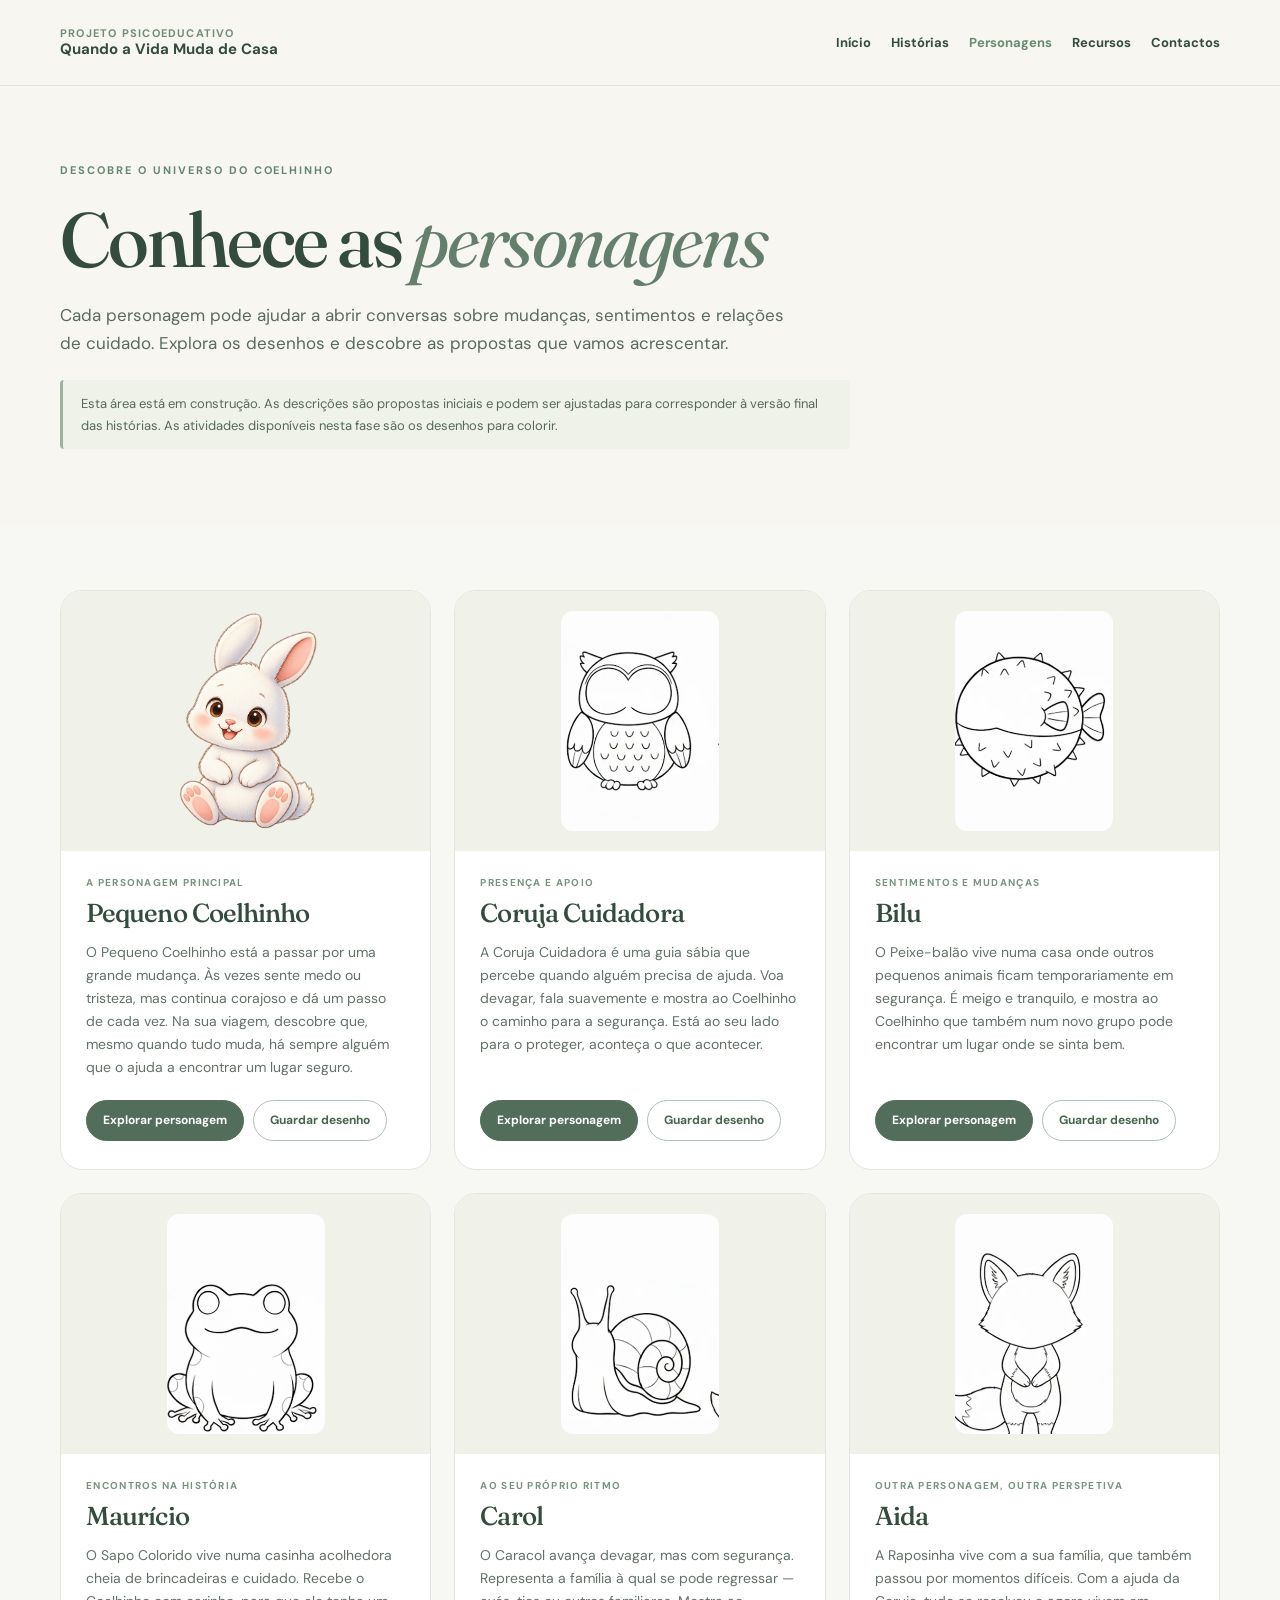
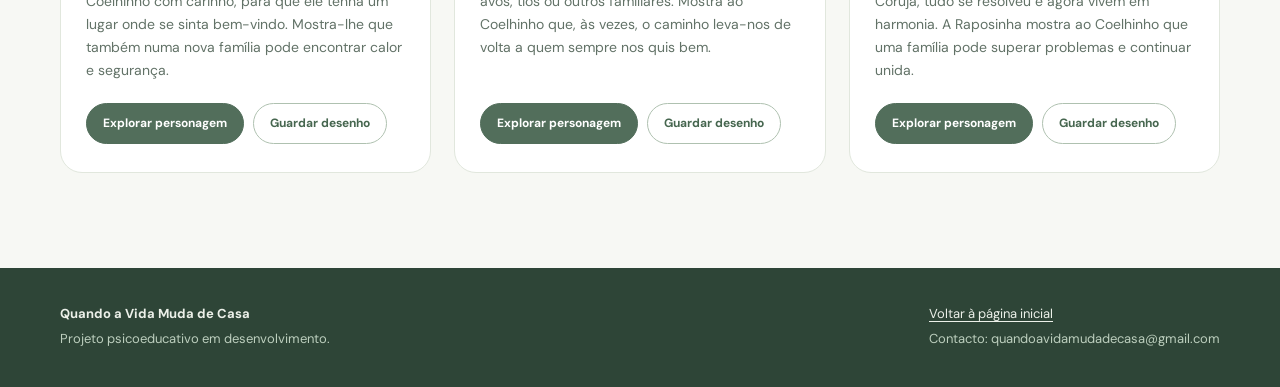
<file: personagens.html.html>
<!DOCTYPE html>
<html lang="pt-PT"><head><meta charset="utf-8"/><meta content="width=device-width, initial-scale=1" name="viewport"/><meta content="Conhece as personagens do projeto Quando a Vida Muda de Casa e explora desenhos e atividades." name="description"/><title>Conhece as personagens | Quando a Vida Muda de Casa</title><link href="https://fonts.googleapis.com" rel="preconnect"/><link crossorigin="" href="https://fonts.gstatic.com" rel="preconnect"/><link href="https://fonts.googleapis.com/css2?family=DM+Sans:wght@400;500;600;700&amp;family=Fraunces:opsz,wght@9..144,400;9..144,500;9..144,600&amp;display=swap" rel="stylesheet"/><style>
:root{--cream:#f8f6f0;--green:#344c3d;--sage:#526e5b;--muted:#637267;--line:#e1e7dd}*{box-sizing:border-box}html{scroll-behavior:smooth}body{margin:0;color:var(--green);background:#f7f8f4;font-family:'DM Sans',Arial,sans-serif;line-height:1.65}a{color:inherit;text-decoration:none}button{font:inherit}button:focus-visible,a:focus-visible{outline:3px solid #97bf9e;outline-offset:3px}.container{width:min(1160px,calc(100% - 42px));margin:auto}.top{background:var(--cream);border-bottom:1px solid var(--line)}.top-inner{min-height:85px;display:flex;justify-content:space-between;align-items:center;gap:20px}.brand{font-size:15px;font-weight:700;line-height:1.3}.brand small{display:block;font-size:11px;letter-spacing:.11em;text-transform:uppercase;color:#738d75}.nav{display:flex;flex-wrap:wrap;gap:20px;font-size:13px;font-weight:700}.nav a:hover{color:#77967d}.nav .active{color:#668b70}.hero{background:var(--cream);padding:70px 0 76px}.eyebrow{font-size:11px;text-transform:uppercase;letter-spacing:.18em;color:#66876e;font-weight:700}h1,h2{font-family:'Fraunces',Georgia,serif;font-weight:500;line-height:1.12;letter-spacing:-.035em}h1{font-size:clamp(2.8rem,6vw,5.5rem);margin:15px 0 18px}h1 em{font-weight:400;color:#647f6b}.lead{max-width:740px;color:#596b5e;font-size:17px}.note{background:#eef2e9;border-left:3px solid #9fb29f;padding:13px 18px;font-size:13px;color:#57695b;border-radius:4px;margin:23px 0 0;max-width:790px}.main{padding:65px 0 95px}.grid{display:grid;grid-template-columns:repeat(3,minmax(0,1fr));gap:23px}.person{background:#fff;border:1px solid var(--line);border-radius:22px;overflow:hidden;display:flex;flex-direction:column}.portrait{padding:20px;background:#f0f1e8;height:270px;display:grid;place-items:center}.portrait img{max-height:100%;max-width:100%;width:auto;height:auto;object-fit:contain;border-radius:12px;mix-blend-mode:multiply}.info{padding:24px 25px 28px;flex:1;display:flex;flex-direction:column}.person h2{font-size:26px;margin:7px 0 13px}.tag{font-size:10px;letter-spacing:.13em;text-transform:uppercase;color:#79947d;font-weight:700}.info p{font-size:14px;color:#627267;margin:0 0 20px;flex:1}.actions{display:flex;gap:9px;flex-wrap:wrap}.btn{border:1px solid #afc1b0;border-radius:99px;padding:10px 16px;background:#fff;color:#46664f;cursor:pointer;font-size:12px;font-weight:700}.btn.main-btn{background:#526e5b;color:white;border-color:#526e5b}.btn:hover{filter:brightness(.95)}.panel{padding:15px 20px;background:#f7f8f4;border-top:1px solid var(--line);font-size:13px;color:#5a6b5e}.panel[hidden]{display:none}.panel h3{margin:0 0 7px;color:#344c3d}.panel ul{margin:7px 0;padding-left:19px}.footer{background:#2e4537;color:#ecf0e9;padding:35px 0;font-size:13px}.footer p{color:#bdcfbe;margin:3px 0}.footer-inner{display:flex;justify-content:space-between;gap:20px}.footlink{text-decoration:underline;text-underline-offset:3px}@media(max-width:900px){.grid{grid-template-columns:repeat(2,minmax(0,1fr))}}@media(max-width:600px){.top-inner{padding:15px 0;align-items:flex-start;flex-direction:column}.nav{gap:12px}.hero{padding:46px 0}.main{padding:40px 0}.grid{grid-template-columns:1fr}.portrait{height:290px}.footer-inner{display:block}}

/* Imagens dentro dos cartoes, sem sobreposicao */
.person .portrait{height:260px !important;min-height:260px !important;overflow:hidden !important;display:flex !important;align-items:center !important;justify-content:center !important;padding:20px !important}
.person .portrait img{display:block !important;width:auto !important;max-width:100% !important;height:100% !important;max-height:220px !important;object-fit:contain !important;position:static !important;mix-blend-mode:normal !important}
</style></head><body><header class="top"><div class="container top-inner"><a class="brand" href="index.html"><small>Projeto psicoeducativo</small>Quando a Vida Muda de Casa</a><nav aria-label="Navegação" class="nav"><a href="index.html">Início</a><a href="index.html#historias">Histórias</a><a aria-current="page" class="active" href="personagens.html">Personagens</a><a href="index.html#recursos">Recursos</a><a href="index.html#contactos">Contactos</a></nav></div></header><section class="hero"><div class="container"><span class="eyebrow">Descobre o universo do Coelhinho</span><h1>Conhece as <em>personagens</em></h1><p class="lead">Cada personagem pode ajudar a abrir conversas sobre mudanças, sentimentos e relações de cuidado. Explora os desenhos e descobre as propostas que vamos acrescentar.</p><p class="note">Esta área está em construção. As descrições são propostas iniciais e podem ser ajustadas para corresponder à versão final das histórias. As atividades disponíveis nesta fase são os desenhos para colorir.</p></div></section><main class="main"><div class="container"><div class="grid"><article class="person" id="coelhinho"><div class="portrait"><img alt="Ilustração colorida do Pequeno Coelhinho sorridente" loading="lazy" src="coelhinho-colorido.png"/></div><div class="info"><span class="tag">A personagem principal</span><h2>Pequeno Coelhinho</h2><p>O Pequeno Coelhinho está a passar por uma grande mudança. Às vezes sente medo ou tristeza, mas continua corajoso e dá um passo de cada vez. Na sua viagem, descobre que, mesmo quando tudo muda, há sempre alguém que o ajuda a encontrar um lugar seguro.</p><div class="actions"><button aria-controls="panel-coelhinho" aria-expanded="false" class="btn main-btn" onclick="togglePanel(this)" type="button">Explorar personagem</button><a class="btn" download="desenho-coelhinho.webp" href="[data-uri]">Guardar desenho</a></div></div><div class="panel" hidden="" id="panel-coelhinho"><h3>Ideias para explorar</h3><ul><li>Colorir a personagem e escolher as cores que lhe fazem sentido.</li><li>Conversar: «Como achas que esta personagem se está a sentir?»</li><li>Inventar uma pequena continuação da sua história.</li></ul><p><strong>Em preparação:</strong> atividades interativas e recursos imprimíveis adicionais.</p></div></article>
<article class="person" id="coruja"><div class="portrait"><img alt="Desenho de contorno da personagem Coruja Cuidadora" loading="lazy" src="[data-uri]"/></div><div class="info"><span class="tag">Presença e apoio</span><h2>Coruja Cuidadora</h2><p>A Coruja Cuidadora é uma guia sábia que percebe quando alguém precisa de ajuda. Voa devagar, fala suavemente e mostra ao Coelhinho o caminho para a segurança. Está ao seu lado para o proteger, aconteça o que acontecer.</p><div class="actions"><button aria-controls="panel-coruja" aria-expanded="false" class="btn main-btn" onclick="togglePanel(this)" type="button">Explorar personagem</button><a class="btn" download="desenho-coruja.webp" href="[data-uri]">Guardar desenho</a></div></div><div class="panel" hidden="" id="panel-coruja"><h3>Ideias para explorar</h3><ul><li>Colorir a personagem e escolher as cores que lhe fazem sentido.</li><li>Conversar: «Como achas que esta personagem se está a sentir?»</li><li>Inventar uma pequena continuação da sua história.</li></ul><p><strong>Em preparação:</strong> atividades interativas e recursos imprimíveis adicionais.</p></div></article>
<article class="person" id="bilu"><div class="portrait"><img alt="Desenho de contorno da personagem Bilu, o peixe-balão" loading="lazy" src="[data-uri]"/></div><div class="info"><span class="tag">Sentimentos e mudanças</span><h2>Bilu</h2><p>O Peixe-balão vive numa casa onde outros pequenos animais ficam temporariamente em segurança. É meigo e tranquilo, e mostra ao Coelhinho que também num novo grupo pode encontrar um lugar onde se sinta bem.</p><div class="actions"><button aria-controls="panel-bilu" aria-expanded="false" class="btn main-btn" onclick="togglePanel(this)" type="button">Explorar personagem</button><a class="btn" download="desenho-bilu.webp" href="[data-uri]">Guardar desenho</a></div></div><div class="panel" hidden="" id="panel-bilu"><h3>Ideias para explorar</h3><ul><li>Colorir a personagem e escolher as cores que lhe fazem sentido.</li><li>Conversar: «Como achas que esta personagem se está a sentir?»</li><li>Inventar uma pequena continuação da sua história.</li></ul><p><strong>Em preparação:</strong> atividades interativas e recursos imprimíveis adicionais.</p></div></article>
<article class="person" id="ra"><div class="portrait"><img alt="Desenho de contorno da personagem Rã" loading="lazy" src="[data-uri]"/></div><div class="info"><span class="tag">Encontros na história</span><h2>Maurício</h2><p>O Sapo Colorido vive numa casinha acolhedora cheia de brincadeiras e cuidado. Recebe o Coelhinho com carinho, para que ele tenha um lugar onde se sinta bem-vindo. Mostra-lhe que também numa nova família pode encontrar calor e segurança.</p><div class="actions"><button aria-controls="panel-ra" aria-expanded="false" class="btn main-btn" onclick="togglePanel(this)" type="button">Explorar personagem</button><a class="btn" download="desenho-ra.webp" href="[data-uri]">Guardar desenho</a></div></div><div class="panel" hidden="" id="panel-ra"><h3>Ideias para explorar</h3><ul><li>Colorir a personagem e escolher as cores que lhe fazem sentido.</li><li>Conversar: «Como achas que esta personagem se está a sentir?»</li><li>Inventar uma pequena continuação da sua história.</li></ul><p><strong>Em preparação:</strong> atividades interativas e recursos imprimíveis adicionais.</p></div></article>
<article class="person" id="caracol"><div class="portrait"><img alt="Desenho de contorno da personagem Caracol" loading="lazy" src="[data-uri]"/></div><div class="info"><span class="tag">Ao seu próprio ritmo</span><h2>Carol</h2><p>O Caracol avança devagar, mas com segurança. Representa a família à qual se pode regressar — avós, tios ou outros familiares. Mostra ao Coelhinho que, às vezes, o caminho leva-nos de volta a quem sempre nos quis bem.</p><div class="actions"><button aria-controls="panel-caracol" aria-expanded="false" class="btn main-btn" onclick="togglePanel(this)" type="button">Explorar personagem</button><a class="btn" download="desenho-caracol.webp" href="[data-uri]">Guardar desenho</a></div></div><div class="panel" hidden="" id="panel-caracol"><h3>Ideias para explorar</h3><ul><li>Colorir a personagem e escolher as cores que lhe fazem sentido.</li><li>Conversar: «Como achas que esta personagem se está a sentir?»</li><li>Inventar uma pequena continuação da sua história.</li></ul><p><strong>Em preparação:</strong> atividades interativas e recursos imprimíveis adicionais.</p></div></article>
<article class="person" id="raposa"><div class="portrait"><img alt="Desenho de contorno da personagem Raposa" loading="lazy" src="[data-uri]"/></div><div class="info"><span class="tag">Outra personagem, outra perspetiva</span><h2>Aida</h2><p>A Raposinha vive com a sua família, que também passou por momentos difíceis. Com a ajuda da Coruja, tudo se resolveu e agora vivem em harmonia. A Raposinha mostra ao Coelhinho que uma família pode superar problemas e continuar unida.</p><div class="actions"><button aria-controls="panel-raposa" aria-expanded="false" class="btn main-btn" onclick="togglePanel(this)" type="button">Explorar personagem</button><a class="btn" download="desenho-raposa.webp" href="[data-uri]">Guardar desenho</a></div></div><div class="panel" hidden="" id="panel-raposa"><h3>Ideias para explorar</h3><ul><li>Colorir a personagem e escolher as cores que lhe fazem sentido.</li><li>Conversar: «Como achas que esta personagem se está a sentir?»</li><li>Inventar uma pequena continuação da sua história.</li></ul><p><strong>Em preparação:</strong> atividades interativas e recursos imprimíveis adicionais.</p></div></article></div></div></main><footer class="footer"><div class="container footer-inner"><div><strong>Quando a Vida Muda de Casa</strong><p>Projeto psicoeducativo em desenvolvimento.</p></div><div><a class="footlink" href="index.html">Voltar à página inicial</a><p>Contacto: quandoavidamudadecasa@gmail.com</p></div></div></footer><script>function togglePanel(btn){const id=btn.getAttribute('aria-controls');const panel=document.getElementById(id);const opening=panel.hidden;panel.hidden=!opening;btn.setAttribute('aria-expanded',String(opening));btn.textContent=opening?'Fechar atividades':'Explorar personagem';}</script></body></html>
</file>
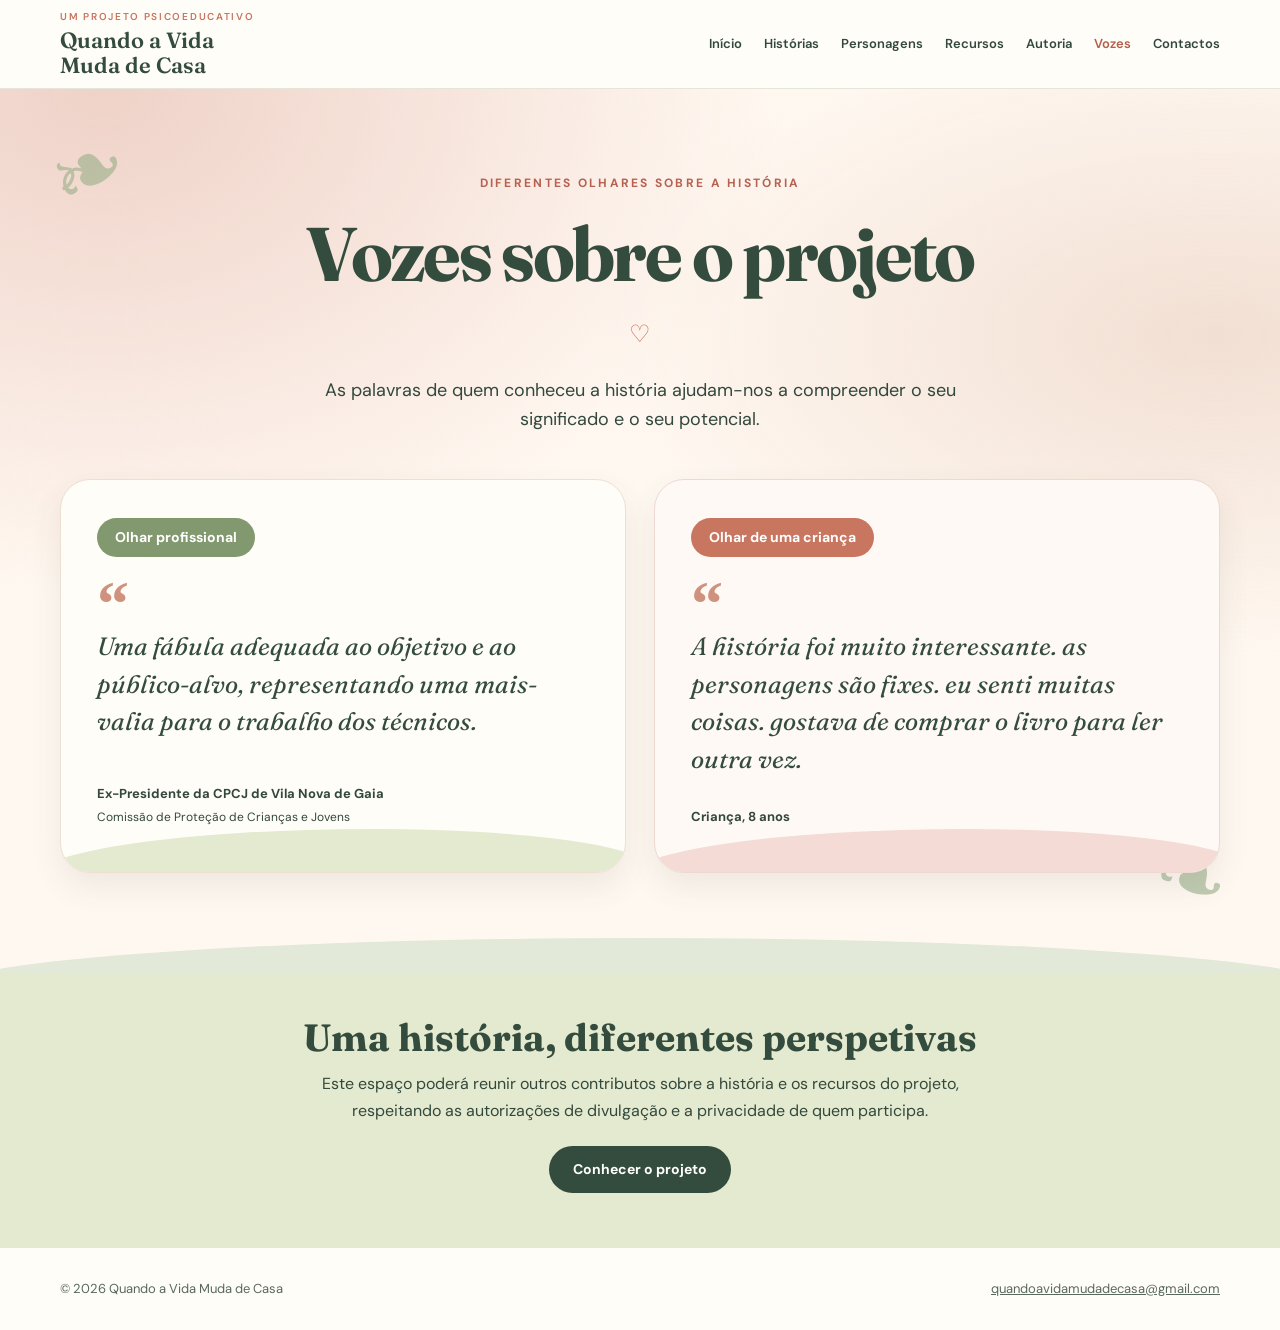
<file: vozes.html>
<!doctype html>
<html lang="pt-PT">
<head>
  <meta charset="utf-8">
  <meta name="viewport" content="width=device-width, initial-scale=1">
  <meta name="description" content="Testemunhos e diferentes olhares sobre o projeto psicoeducativo Quando a Vida Muda de Casa.">
  <title>Vozes sobre o projeto | Quando a Vida Muda de Casa</title>
  <link rel="preconnect" href="https://fonts.googleapis.com">
  <link rel="preconnect" href="https://fonts.gstatic.com" crossorigin>
  <link href="https://fonts.googleapis.com/css2?family=DM+Sans:wght@400;500;600;700&family=Fraunces:opsz,wght,SOFT,WONK@9..144,500,50,1;9..144,600,50,1&display=swap" rel="stylesheet">
  <style>
    :root{--forest:#344c3e;--sage:#7b9879;--cream:#f8f6f0;--peach:#f8e7dc;--coral:#ca735d;--ink:#33483d}
    *{box-sizing:border-box}
    html{scroll-behavior:smooth}
    body{margin:0;background:var(--cream);color:var(--ink);font:16px/1.65 'DM Sans',Arial,sans-serif}
    a{color:inherit}a:focus-visible{outline:3px solid var(--coral);outline-offset:5px}
    .skip{position:absolute;left:-10000px;top:0;background:white;padding:12px;z-index:20}.skip:focus{left:12px}
    .wrap{width:min(1160px,calc(100% - 48px));margin-inline:auto}
    header{background:#fffdf8;border-bottom:1px solid #e6e5da}
    .head{display:flex;align-items:center;justify-content:space-between;gap:20px;min-height:88px}
    .brand{text-decoration:none;color:var(--forest);font-family:'Fraunces',Georgia,serif;font-size:22px;font-weight:600;line-height:1.15}
    .brand small{display:block;color:var(--coral);font:600 10px 'DM Sans',sans-serif;letter-spacing:.17em;text-transform:uppercase;margin-bottom:5px}
    nav{display:flex;align-items:center;flex-wrap:wrap;gap:12px 22px}
    nav a{text-decoration:none;font-weight:600;font-size:13px}nav a:hover{text-decoration:underline;text-underline-offset:5px}
    nav a[aria-current="page"]{color:#b75d49}
    .hero{position:relative;overflow:hidden;background:radial-gradient(ellipse at 8% 0%,#efd2c8 0%,transparent 41%),radial-gradient(ellipse at 95% 28%,#f2dfd3 0%,transparent 36%),#fff8f1;padding:80px 0 100px;text-align:center}
    .hero:after{content:"";display:block;position:absolute;bottom:-40px;left:-5%;width:110%;height:75px;background:#e3e9d9;border-radius:50% 50% 0 0/70% 70% 0 0}
    .leaf{position:absolute;color:#97ae87;opacity:.6;font-size:90px;line-height:1;pointer-events:none}.leaf.one{top:38px;left:4%;transform:rotate(-25deg)}.leaf.two{bottom:52px;right:4%;transform:rotate(22deg)}
    .eyebrow{font-size:12px;letter-spacing:.19em;text-transform:uppercase;font-weight:700;color:#b76150}
    h1,h2{font-family:'Fraunces',Georgia,serif;color:var(--forest);line-height:1.1}
    h1{font-size:clamp(42px,6vw,76px);margin:17px auto 18px;letter-spacing:-.035em}
    .intro{max-width:675px;margin:0 auto 44px;font-size:18px}
    .heart{color:var(--coral);font-size:24px;margin-bottom:22px}
    .cards{display:grid;grid-template-columns:repeat(2,minmax(0,1fr));gap:28px;align-items:stretch;text-align:left}
    .quote-card{position:relative;display:flex;flex-direction:column;min-height:380px;padding:38px 36px 32px;border-radius:30px;background:#fffdf7;border:1px solid #eedfd2;box-shadow:0 14px 32px rgba(68,73,60,.09);overflow:hidden}
    .quote-card:nth-child(2){background:#fff9f5;border-color:#edd9d2}
    .quote-card:after{content:"";position:absolute;bottom:-47px;left:-5%;width:110%;height:90px;background:#e4eacf;border-radius:55% 45% 0 0;z-index:0}
    .quote-card:nth-child(2):after{background:#f4dbd5}
    .quote-card > *{position:relative;z-index:1}
    .pill{display:inline-flex;align-self:flex-start;padding:8px 18px;border-radius:40px;background:#82996f;color:#fff;font-size:14px;font-weight:700}
    .quote-card:nth-child(2) .pill{background:#c97661}
    .mark{font:700 64px/1 Georgia,serif;color:#cf927f;margin:15px 0 -8px}
    blockquote{margin:0 0 28px;font:italic clamp(19px,2vw,25px)/1.5 'Fraunces',Georgia,serif;color:var(--forest)}
    .source{margin-top:auto;font-size:13px;font-weight:700}.source small{display:block;font-weight:400;font-size:12px;margin-top:3px}
    .note{background:#e4eacf;padding:44px 0 55px;text-align:center}
    .note h2{font-size:clamp(27px,4vw,38px);margin:0 0 12px}.note p{max-width:640px;margin:0 auto 22px}
    .btn{display:inline-block;background:var(--forest);color:#fff;text-decoration:none;padding:12px 24px;border-radius:50px;font-weight:700;font-size:14px}.btn:hover{background:#526e5b}
    footer{padding:30px 0;background:#fffdf8;color:#59695e;font-size:13px}
    .foot{display:flex;justify-content:space-between;gap:16px;flex-wrap:wrap}
    @media(max-width:800px){.head{flex-direction:column;align-items:flex-start;padding:20px 0}nav{gap:12px 18px}.hero{padding:65px 0 75px}.cards{grid-template-columns:1fr}.quote-card{min-height:unset}.leaf{display:none}}
    @media(max-width:480px){.wrap{width:min(100% - 30px,1160px)}.quote-card{padding:26px 24px 34px}nav a{font-size:12px}}
  </style>
</head>
<body>
  <a class="skip" href="#conteudo">Saltar para o conteúdo</a>
  <header>
    <div class="wrap head">
      <a class="brand" href="index.html"><small>Um projeto psicoeducativo</small>Quando a Vida<br>Muda de Casa</a>
      <nav aria-label="Navegação principal">
        <a href="index.html">Início</a>
        <a href="index.html#historias">Histórias</a>
        <a href="personagens.html">Personagens</a>
        <a href="index.html#recursos">Recursos</a>
        <a href="index.html#autoria">Autoria</a>
        <a href="vozes.html" aria-current="page">Vozes</a>
        <a href="index.html#contactos">Contactos</a>
      </nav>
    </div>
  </header>
  <main id="conteudo">
    <section class="hero" aria-labelledby="titulo-vozes">
      <span class="leaf one" aria-hidden="true">❧</span><span class="leaf two" aria-hidden="true">❧</span>
      <div class="wrap">
        <span class="eyebrow">Diferentes olhares sobre a história</span>
        <h1 id="titulo-vozes">Vozes sobre o projeto</h1>
        <div class="heart" aria-hidden="true">♡</div>
        <p class="intro">As palavras de quem conheceu a história ajudam-nos a compreender o seu significado e o seu potencial.</p>
        <div class="cards">
          <article class="quote-card">
            <span class="pill">Olhar profissional</span>
            <span class="mark" aria-hidden="true">“</span>
            <blockquote>Uma fábula adequada ao objetivo e ao público-alvo, representando uma mais-valia para o trabalho dos técnicos.</blockquote>
            <p class="source">Ex-Presidente da CPCJ de Vila Nova de Gaia<small>Comissão de Proteção de Crianças e Jovens</small></p>
          </article>
          <article class="quote-card">
            <span class="pill">Olhar de uma criança</span>
            <span class="mark" aria-hidden="true">“</span>
            <blockquote>A história foi muito interessante. as personagens são fixes. eu senti muitas coisas. gostava de comprar o livro para ler outra vez.</blockquote>
            <p class="source">Criança, 8 anos</p>
          </article>
        </div>
      </div>
    </section>
    <section class="note">
      <div class="wrap">
        <h2>Uma história, diferentes perspetivas</h2>
        <p>Este espaço poderá reunir outros contributos sobre a história e os recursos do projeto, respeitando as autorizações de divulgação e a privacidade de quem participa.</p>
        <a class="btn" href="index.html#projeto">Conhecer o projeto</a>
      </div>
    </section>
  </main>
  <footer><div class="wrap foot"><span>© 2026 Quando a Vida Muda de Casa</span><a href="mailto:quandoavidamudadecasa@gmail.com">quandoavidamudadecasa@gmail.com</a></div></footer>
</body>
</html>
</file>
<file: style.css>
:root{--cream:#f8f6f0;--warm:#f0eee5;--sage:#a8b9a4;--sage-deep:#526e5b;--green:#344c3d;--text:#34463b;--muted:#65746a;--line:#e3e7de;--white:#fff;--sand:#e1d1be;--radius:20px}*{box-sizing:border-box}html{scroll-behavior:smooth}body{margin:0;background:#fff;color:var(--text);font-family:'DM Sans',Arial,sans-serif;font-size:16px;line-height:1.65}img{display:block;width:100%;height:auto}a{color:inherit;text-decoration:none}button{font:inherit}h1,h2,h3,p{margin-top:0}h1,h2,h3{line-height:1.18}h1,h2{font-family:'Fraunces',Georgia,serif;font-weight:500;letter-spacing:-.035em}h1{font-size:clamp(2.9rem,5vw,5.1rem);line-height:1.12;margin:18px 0 24px}h2{font-size:clamp(2.3rem,4vw,3.7rem);margin:12px 0 26px}h1 em,h2 em{font-weight:400;color:var(--sage-deep)}h3{font-size:1.3rem;font-weight:600;letter-spacing:-.02em}.container{width:min(1180px,calc(100% - 52px));margin:auto}.section{padding:100px 0}.section-muted{background:#f7f8f4}.skip{position:absolute;left:12px;top:-60px;background:#fff;padding:10px;z-index:100}.skip:focus{top:8px}.site-header{background:var(--cream);position:relative;z-index:3;border-bottom:1px solid #e9eadf}.header-inner{height:94px;display:flex;align-items:center;justify-content:space-between;gap:30px}.brand{display:flex;align-items:center;gap:12px;font-size:14px;line-height:1.25;letter-spacing:-.02em;color:var(--green)}.brand strong{font-weight:700}.brand-mark{font-size:35px;color:#8eac8e;line-height:1}.main-nav{display:flex;align-items:center;gap:27px;font-size:13px;font-weight:600}.main-nav a:hover,.text-link:hover{color:#668c70}.nav-contact{background:var(--green);color:#fff!important;padding:12px 19px;border-radius:99px}.menu-toggle{display:none;border:1px solid #c7d1c5;background:transparent;border-radius:9px;padding:8px 12px;color:var(--green)}.hero{background:var(--cream);padding:72px 0 88px;overflow:hidden}.hero-grid{display:grid;grid-template-columns:1.07fr .93fr;align-items:center;gap:65px}.eyebrow{text-transform:uppercase;letter-spacing:.18em;color:#65816d;font-size:11px;font-weight:700}.tiny-star{font-size:17px;vertical-align:middle;margin-right:6px}.hero-copy>p{font-size:17px;max-width:550px;color:#607067}.actions{display:flex;gap:12px;flex-wrap:wrap;margin:30px 0 27px}.btn{display:inline-flex;align-items:center;justify-content:center;gap:16px;border-radius:100px;font-size:13px;font-weight:700;padding:15px 24px;transition:transform .2s,background .2s}.btn:hover{transform:translateY(-2px)}.btn-primary{background:var(--sage-deep);color:white}.btn-primary:hover{background:#3d5d48}.btn-secondary{border:1px solid #b7c5b7;color:#415647}.hero-copy .hero-note{font-size:12px;color:#799080}.hero-visual{position:relative;padding:10px 24px 12px 4px}.hero-image-wrap{position:relative;background:#e8eadd;border-radius:46% 46% 18px 18px;padding:16px;box-shadow:0 24px 65px #40584612}.hero-image-wrap img{border-radius:45% 45% 13px 13px;aspect-ratio:1;object-fit:cover}.image-note{position:absolute;bottom:25px;right:27px;background:#fffdf3e8;border-radius:100px;color:#617264;font-size:10px;padding:6px 13px}.shape-dot{position:absolute;width:22px;height:22px;background:#c2d3b4;border-radius:50%}.dot-a{top:13%;right:-10px}.dot-b{bottom:9%;left:-19px;width:13px;height:13px;background:#e2cbb6}.intro-grid{display:grid;grid-template-columns:1fr 1fr;gap:100px;align-items:start}.intro-text{padding-top:20px;color:#5d6c61}.intro-text p{margin-bottom:22px}.text-link{color:#587661;font-weight:700;font-size:14px;border-bottom:1px solid #a4baaa;padding-bottom:5px}.section-head{display:flex;justify-content:space-between;align-items:end;gap:65px;margin-bottom:35px}.section-head h2{margin-bottom:0}.section-head>p{max-width:390px;color:#637267;font-size:15px;margin:0 0 9px}.cards{display:grid;gap:24px}.cards-two{grid-template-columns:1fr 1fr}.story-card{background:#fff;border:1px solid #e4e8e0;border-radius:22px;overflow:hidden}.story-visual{height:280px;background:#e7eddf;display:flex;justify-content:center;align-items:center;overflow:hidden}.story-visual img{height:100%;object-fit:cover;object-position:center 45%}.story-info{padding:30px}.tag{font-size:11px;letter-spacing:.1em;text-transform:uppercase;color:#66876e;font-weight:700}.story-info h3{margin:10px 0}.story-info p,.resource-card p,.news-card p{color:#66746a;font-size:14px}.status{font-size:12px;font-weight:700;color:#798c7e}.resource-grid,.news-grid{display:grid;grid-template-columns:repeat(3,1fr);gap:20px}.resource-card{padding:30px;border:1px solid var(--line);border-radius:20px;background:#fff;min-height:250px}.resource-icon{display:flex;align-items:center;justify-content:center;width:53px;height:53px;border-radius:16px;background:#eaf0e7;font-size:26px;color:#6d8e76;margin-bottom:26px}.resource-card small{font-size:11px;color:#7b8f80;font-weight:700}.adult-band{background:#e9eee6}.adult-grid{display:grid;grid-template-columns:.9fr 1.1fr;gap:85px;align-items:center}.adult-img img{border-radius:24px;aspect-ratio:1;object-fit:cover}.adult-copy p{color:#607368}.soft-pill{display:inline-block;border:1px solid #a2b7a5;border-radius:99px;font-size:12px;padding:9px 17px;color:#55715d;margin-top:10px}.objectives-grid{display:grid;grid-template-columns:.8fr 1.2fr;gap:100px}.objectives-list>div{display:flex;gap:30px;border-bottom:1px solid var(--line);padding:20px 0}.objectives-list>div:first-child{padding-top:3px}.objectives-list span{color:#9fb49e;font-family:'Fraunces',serif;font-size:22px}.objectives-list p{max-width:600px;margin:0}.news-card{background:#fff;padding:27px;border-radius:18px;min-height:250px;border:1px solid #e6e9e2}.news-type{color:#729078;font-weight:700;letter-spacing:.1em;text-transform:uppercase;font-size:10px;margin-bottom:30px}.news-card span{font-size:11px;color:#809082}.closing{text-align:center;background:#f3f0e8}.closing-inner{max-width:820px}.closing h2{margin:15px 0 20px}.closing p{color:#637568;max-width:550px;margin:0 auto 25px}.site-footer{padding:46px 0 20px;background:#2e4537;color:#ecf0e9}.footer-inner{display:flex;justify-content:space-between;gap:30px}.footer-inner>div:last-child{text-align:right}.footer-name{font-family:'Fraunces',serif;font-size:22px}.site-footer p,.site-footer a{font-size:12px;color:#c1d0c2}.credits{border-top:1px solid #506657;padding-top:18px;margin-top:30px;font-size:11px!important}a:focus-visible,button:focus-visible{outline:3px solid #9fc8a7;outline-offset:3px}@media(max-width:1000px){.main-nav{gap:14px;font-size:12px}.hero-grid{gap:30px}.intro-grid,.adult-grid,.objectives-grid{gap:45px}}@media(max-width:800px){.header-inner{height:75px}.menu-toggle{display:block}.main-nav{display:none;position:absolute;top:75px;left:0;right:0;background:var(--cream);padding:20px 26px 30px;flex-direction:column;align-items:start;gap:20px;box-shadow:0 15px 20px #344c3d10}.main-nav.open{display:flex}.hero{padding:45px 0 60px}.hero-grid,.intro-grid,.adult-grid,.objectives-grid{grid-template-columns:1fr;gap:30px}.hero-visual{max-width:520px;margin:0 auto}.section{padding:65px 0}.section-head{display:block}.section-head>p{margin-top:15px}.resource-grid,.news-grid{grid-template-columns:1fr}.cards-two{grid-template-columns:1fr}.adult-img{max-width:450px}.intro-text{padding-top:0}.footer-inner{display:block}.footer-inner>div:last-child{text-align:left;margin-top:20px}}@media(max-width:500px){.container{width:min(100% - 32px,1180px)}h1{font-size:2.65rem}h2{font-size:2.25rem}.hero-copy>p{font-size:15px}.hero-visual{padding:0 10px}.story-visual{height:245px}.story-info{padding:22px}.resource-card{min-height:0}.actions{align-items:stretch;flex-direction:column}.btn{width:100%}}
@media(prefers-reduced-motion:reduce){html{scroll-behavior:auto}*{transition:none!important}}
/* Imagem completa do Coelhinho pré-escolar */
.story-card:nth-child(2) .story-visual {
  height: 380px;
  padding: 20px;
  background: #e7eddf;
}

.story-card:nth-child(2) .story-visual img {
  width: 100%;
  height: 100%;
  object-fit: contain;
  object-position: center;
}

/* NOVO TOPO — Quando a Vida Muda de Casa
   Acrescentar ao FINAL do style.css; mantém as restantes secções. */
.hero.hero-lago {
  min-height: 690px;
  display: flex;
  align-items: center;
  position: relative;
  background-color: #f8f6f0;
  background-image:
    linear-gradient(90deg, rgba(248,246,240,.98) 0%, rgba(248,246,240,.94) 21%, rgba(248,246,240,.78) 35%, rgba(248,246,240,.30) 52%, rgba(248,246,240,0) 70%),
    url('fundo-inicial.png');
  background-size: cover;
  background-position: center center;
  background-repeat: no-repeat;
  padding: 76px 0 94px;
}
.hero.hero-lago .hero-grid { display: block; }
.hero.hero-lago .hero-copy { max-width: 570px; position: relative; z-index: 1; }
.hero.hero-lago h1 { color: #344c3d; font-size: clamp(3rem,5vw,5rem); max-width: 590px; }
.hero.hero-lago .hero-lead { color: #526e5b; font-family: 'Fraunces', Georgia, serif; font-style: italic; font-size: clamp(1.15rem,1.6vw,1.45rem); line-height: 1.45; max-width: 570px; }
.hero.hero-lago .hero-description { color: #34463b; max-width: 520px; font-size: 16px; }
.hero.hero-lago .actions { margin-top: 27px; }
.hero.hero-lago .btn { background: rgba(248,246,240,.94); }
.hero.hero-lago .btn-primary { background: #526e5b; color: white; }
.hero.hero-lago .btn-secondary { border: 1px solid #9aad9e; }
/* O menu fica acima da ilustração e ajusta os espaços para novas ligações. */
.site-header { position: relative; z-index: 5; }
.main-nav { gap: 17px; }
@media (max-width: 1000px) {
  .hero.hero-lago { min-height: 650px; background-position: 61% center; }
  .hero.hero-lago .hero-copy { max-width: 490px; }
  .main-nav { gap: 11px; }
}
@media (max-width: 800px) {
  .hero.hero-lago {
    align-items: flex-start;
    min-height: 740px;
    background-position: 67% bottom;
    background-size: auto 78%;
    background-image:
      linear-gradient(180deg, #f8f6f0 0%, rgba(248,246,240,.98) 26%, rgba(248,246,240,.83) 45%, rgba(248,246,240,.08) 73%),
      url('fundo-inicial.png');
    padding: 44px 0 270px;
  }
  .hero.hero-lago .hero-copy { max-width: 620px; }
}
@media (max-width: 500px) {
  .hero.hero-lago { min-height: 740px; padding: 38px 0 245px; background-size: auto 62%; background-position: 64% bottom; }
  .hero.hero-lago h1 { font-size: clamp(2.55rem, 10vw, 3.3rem); }
  .hero.hero-lago .hero-description { font-size: 15px; }
  .hero.hero-lago .actions { gap: 9px; }
}
<!-- SECÇÃO AUTORIA: substituir apenas o bloco anterior com id="autoria" -->
<section class="section section-muted" id="autoria" aria-labelledby="autoria-title">
  <div class="container">
    <span class="eyebrow">As pessoas por detrás da história</span>
    <h2 id="autoria-title">Autoria e desenvolvimento do projeto</h2>
    <p><strong>Quando a Vida Muda de Casa</strong> nasceu no contexto da unidade curricular de Intervenção em Promoção e Proteção de Crianças e Jovens, da Faculdade de Psicologia e de Ciências da Educação da Universidade do Porto (FPCEUP), sob orientação da Professora Doutora Margarida Henriques.</p>

    <div class="autoria-blocos">
      <article class="autoria-bloco">
        <h3>Criação original da história</h3>
        <p>O desenvolvimento inicial resultou de um trabalho coletivo de:</p>
        <p>Andreia Correia · Carolina Magalhães · Érica Bacêlo · Lara Barbosa · Margarida Brás · Maria Leonor Santos · Soraia Soares · Susana Magalhães.</p>
        <p><strong>Orientação:</strong> Professora Doutora Margarida Henriques.</p>
      </article>

      <article class="autoria-bloco">
        <h3>Continuidade, adaptação e desenvolvimento do projeto</h3>
        <p><strong>Susana Magalhães</strong><br><em>Mestranda em Psicologia da Educação e do Desenvolvimento Humano | FPCEUP</em></p>
        <p>O projeto encontra-se numa nova fase de desenvolvimento, no âmbito da dissertação de mestrado de Susana Magalhães, na Faculdade de Psicologia e de Ciências da Educação da Universidade do Porto.</p>
        <p>Esta fase dá continuidade ao trabalho original, através da revisão e adaptação das histórias para diferentes etapas do desenvolvimento infantil, da criação de materiais e atividades complementares e do desenvolvimento de uma plataforma digital para disponibilização dos recursos.</p>
        <p>Paralelamente, está a ser desenvolvida uma investigação centrada na aceitabilidade, adequação, viabilidade e intenção de utilização dos recursos, procurando contribuir para o seu aperfeiçoamento e potencial aplicação em contextos de promoção e proteção de crianças e jovens.</p>
        <p>O trabalho pretende preservar a identidade e os objetivos do projeto original, promovendo a sua evolução, acessibilidade e divulgação científica.</p>
      </article>

      <article class="autoria-bloco">
        <h3>Colaborações e agradecimentos</h3>
        <p>A adaptação da história para Língua Gestual Portuguesa conta com o contributo referido nos materiais originais do projeto, incluindo a interpretação de Vânia Ferreira. Os créditos institucionais e técnicos serão apresentados com a formulação definitiva após confirmação.</p>
      </article>
    </div>
  </div>
</section>
</file>
